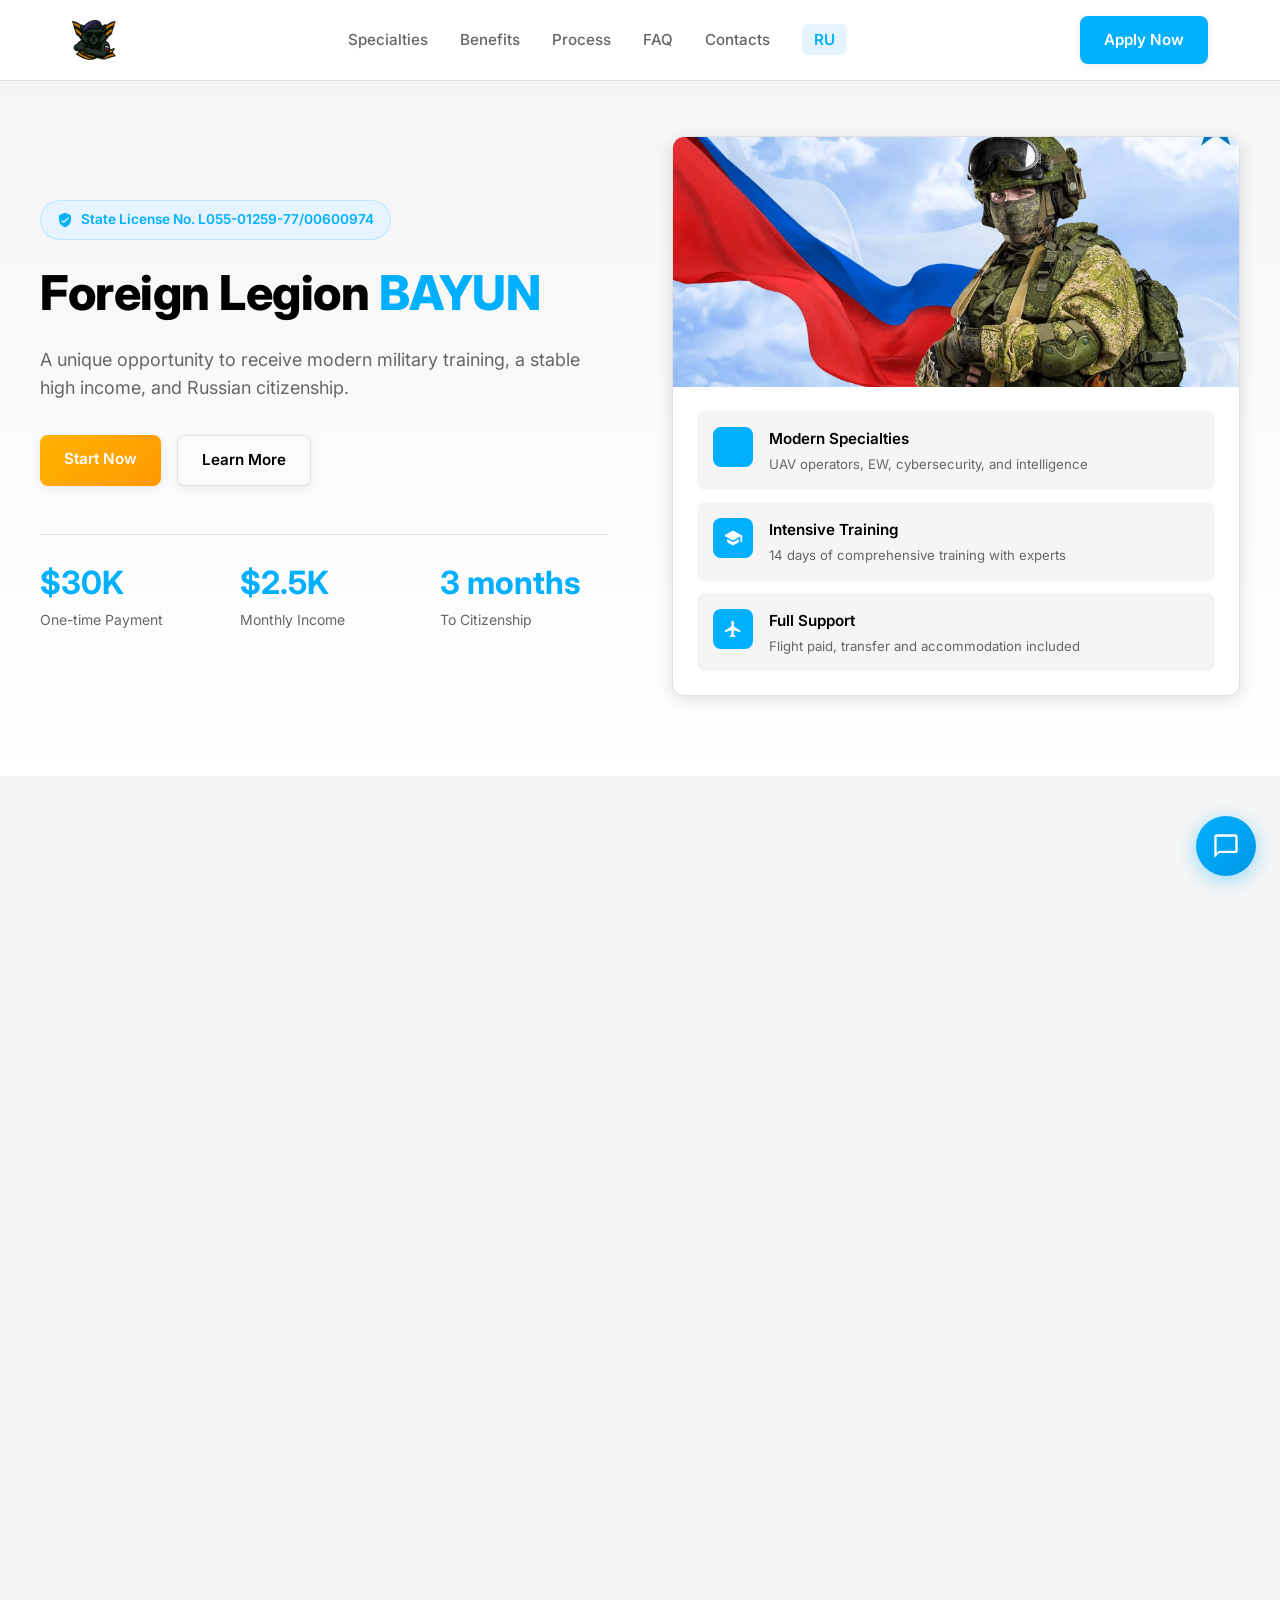
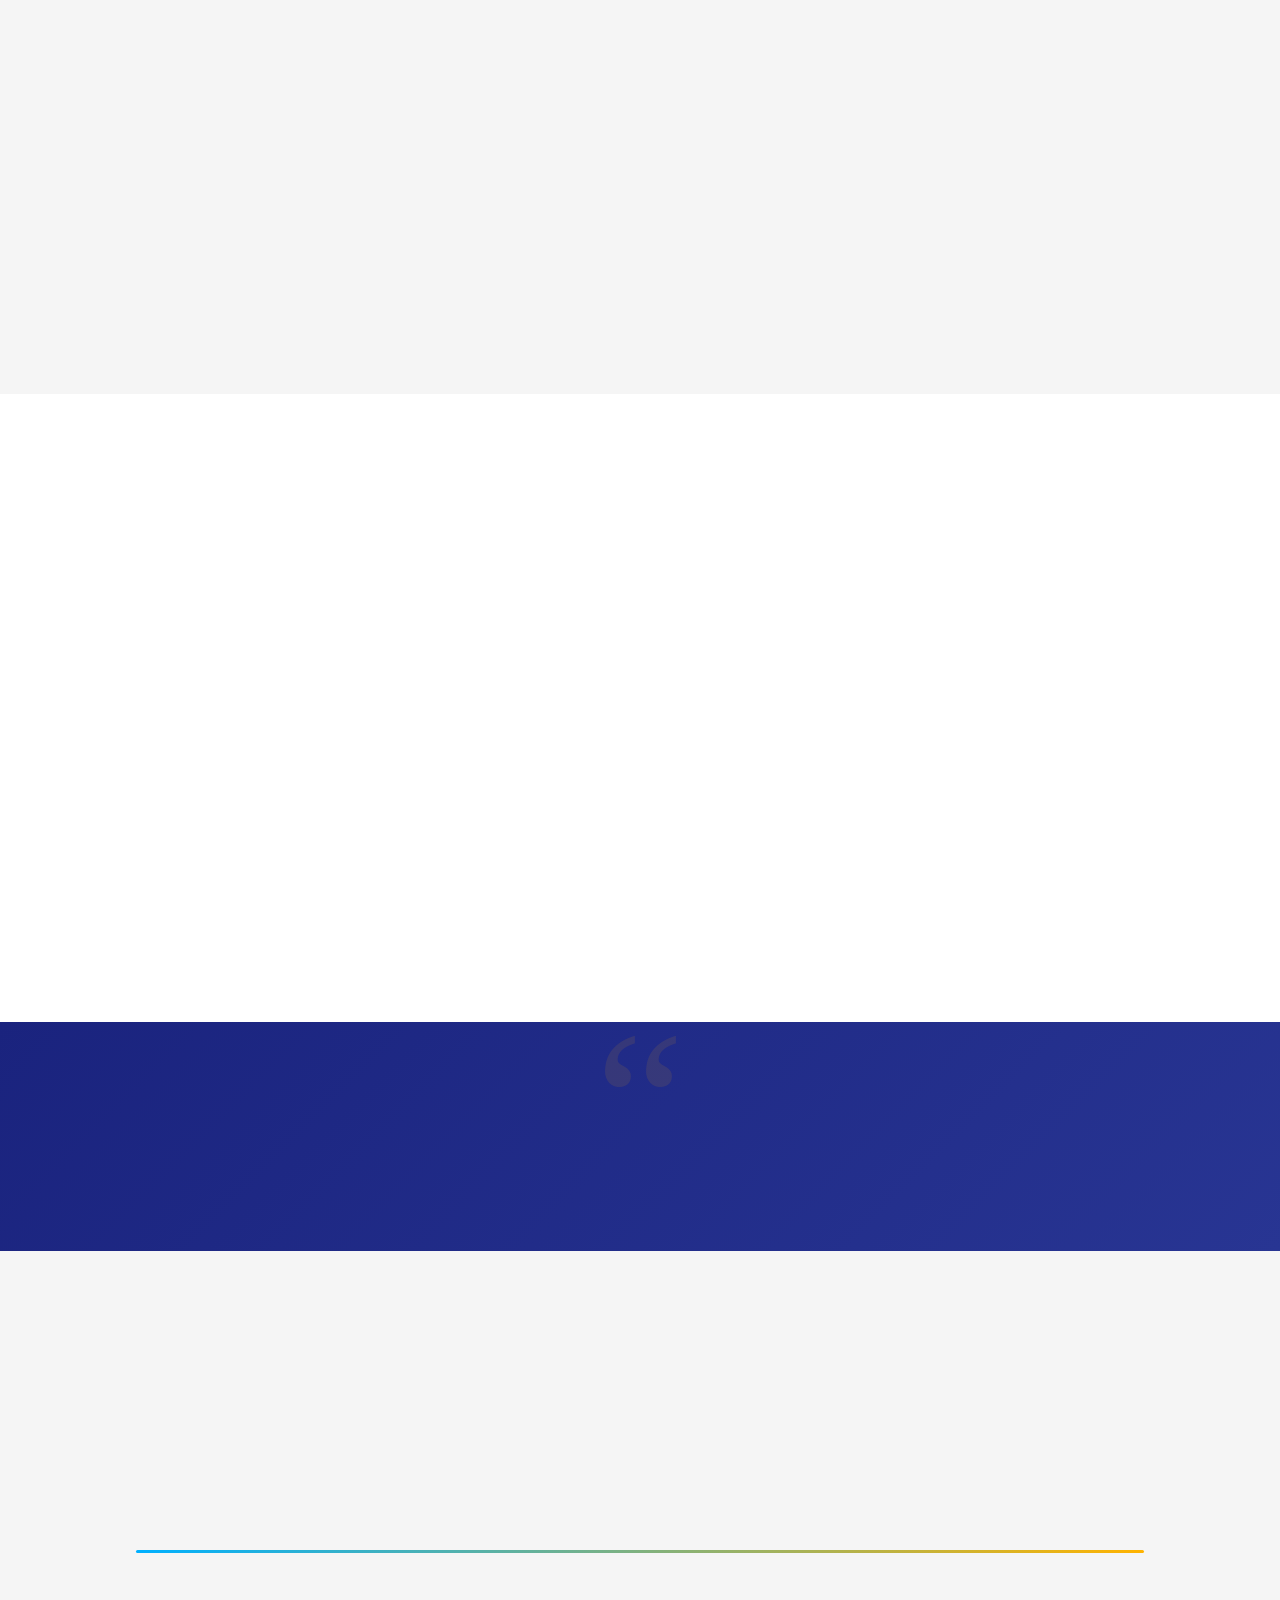
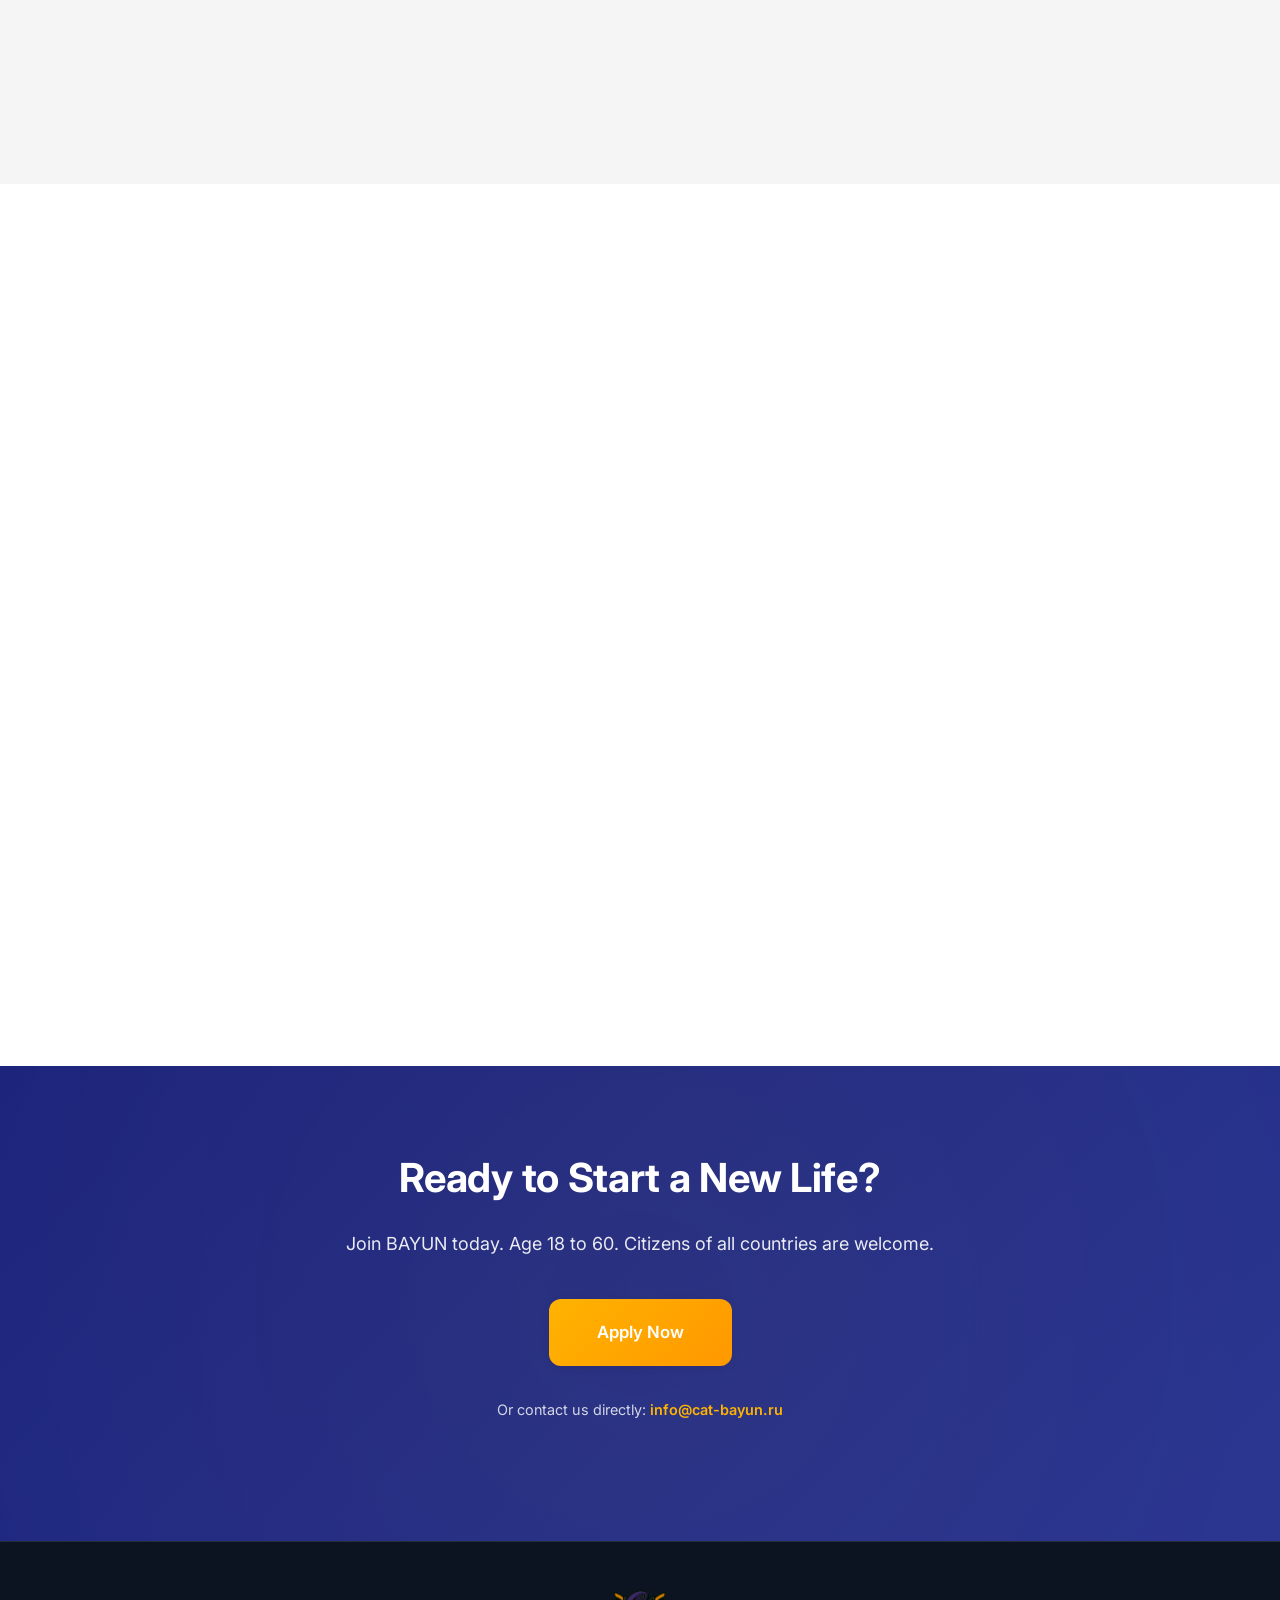
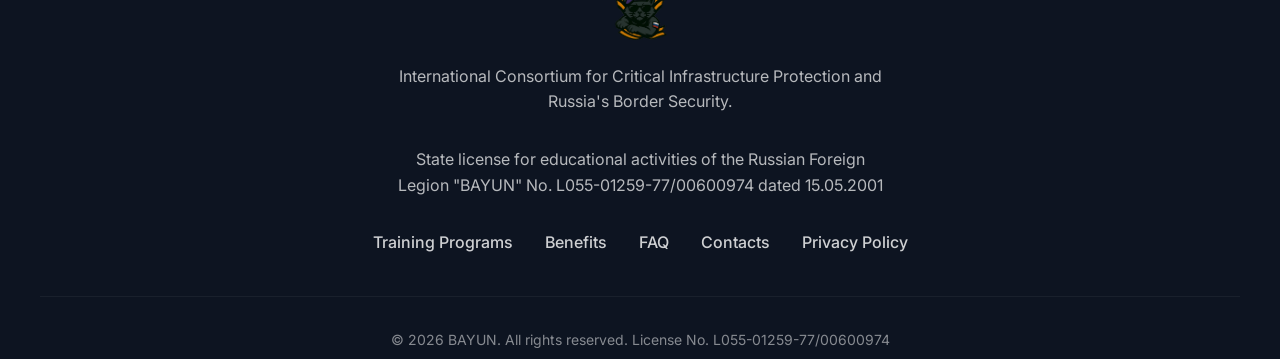
<file: index.html>
<!DOCTYPE html>
<html lang="en">
<head>
    <meta charset="UTF-8">
    <meta http-equiv="refresh" content="0; url=en.html">
    <title>BAYUN | Redirecting...</title>
</head>
<body>
    <p>Redirecting to <a href="en.html">English version</a>...</p>
</body>
</html>
</file>
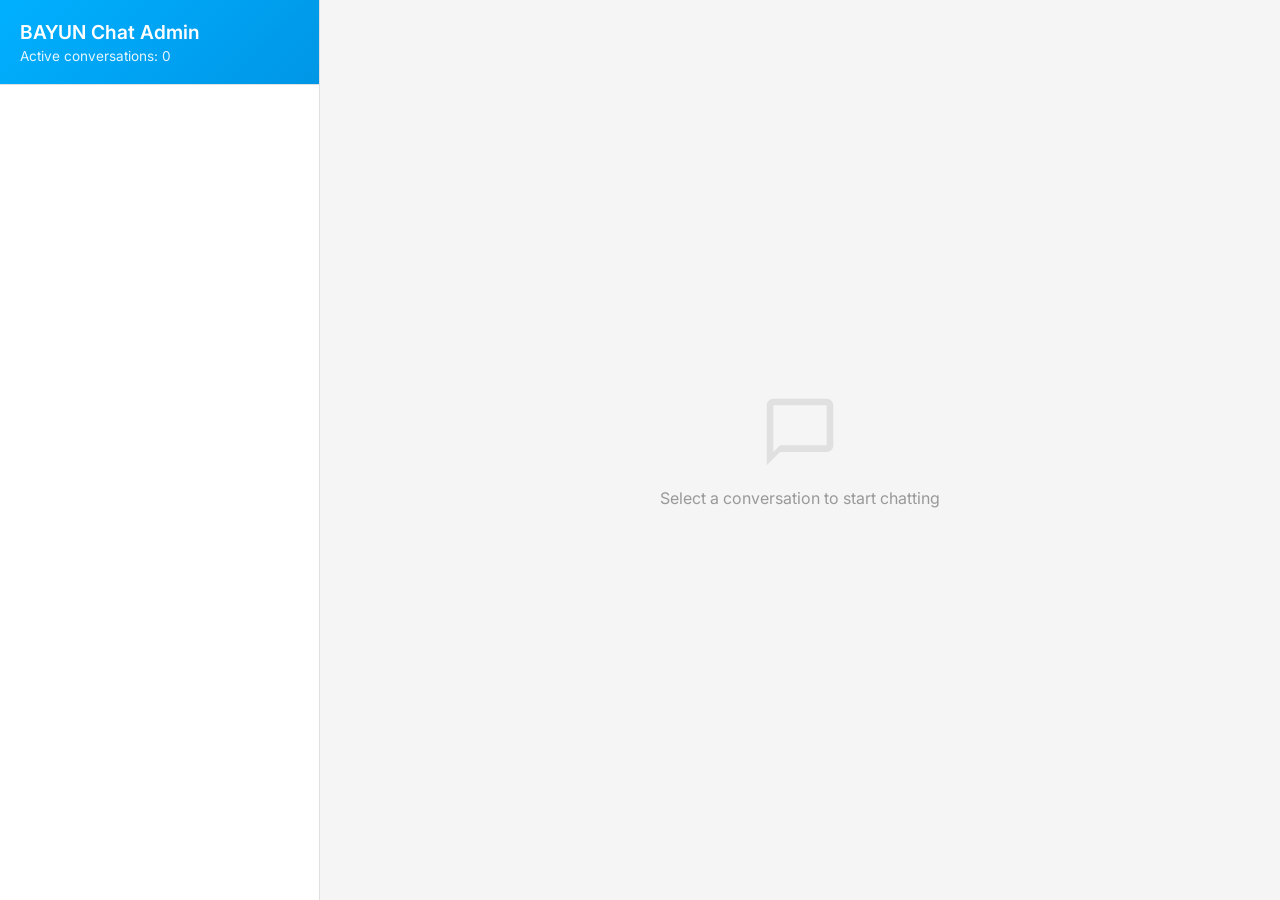
<file: admin.html>
<!DOCTYPE html>
<html lang="ru">
<head>
    <meta charset="UTF-8">
    <meta name="viewport" content="width=device-width, initial-scale=1.0">
    <title>BAYUN | Admin Panel - Chat</title>
    <link href="https://fonts.googleapis.com/css2?family=Inter:wght@300;400;500;600;700&display=swap" rel="stylesheet">
    <style>
        * { margin: 0; padding: 0; box-sizing: border-box; }
        body { font-family: 'Inter', sans-serif; background: #f5f5f5; height: 100vh; display: flex; }
        
        .sidebar {
            width: 320px;
            background: white;
            border-right: 1px solid #e0e0e0;
            display: flex;
            flex-direction: column;
        }
        
        .sidebar-header {
            padding: 20px;
            border-bottom: 1px solid #e0e0e0;
            background: linear-gradient(135deg, #00b0ff 0%, #0096e6 100%);
            color: white;
        }
        
        .sidebar-header h2 { font-size: 1.2rem; font-weight: 600; }
        .sidebar-header p { font-size: 0.85rem; opacity: 0.9; margin-top: 4px; }
        
        .sessions-list {
            flex: 1;
            overflow-y: auto;
        }
        
        .session-item {
            padding: 16px 20px;
            border-bottom: 1px solid #f0f0f0;
            cursor: pointer;
            transition: background 0.2s;
        }
        
        .session-item:hover { background: #f8f9fa; }
        .session-item.active { background: #e3f2fd; border-left: 3px solid #00b0ff; }
        
        .session-name {
            font-weight: 600;
            font-size: 0.95rem;
            margin-bottom: 4px;
        }
        
        .session-preview {
            font-size: 0.85rem;
            color: #666;
            white-space: nowrap;
            overflow: hidden;
            text-overflow: ellipsis;
        }
        
        .session-time {
            font-size: 0.75rem;
            color: #999;
            margin-top: 4px;
        }
        
        .session-status {
            display: inline-block;
            padding: 2px 8px;
            border-radius: 10px;
            font-size: 0.7rem;
            font-weight: 500;
            margin-top: 4px;
        }
        
        .status-active { background: #e8f5e9; color: #2e7d32; }
        .status-pending { background: #fff3e0; color: #ef6c00; }
        .status-closed { background: #f5f5f5; color: #999; }
        
        .chat-area {
            flex: 1;
            display: flex;
            flex-direction: column;
        }
        
        .chat-header {
            padding: 16px 24px;
            background: white;
            border-bottom: 1px solid #e0e0e0;
            display: flex;
            align-items: center;
            justify-content: space-between;
        }
        
        .chat-header-info h3 { font-size: 1rem; font-weight: 600; }
        .chat-header-info p { font-size: 0.85rem; color: #666; }
        
        .chat-messages {
            flex: 1;
            overflow-y: auto;
            padding: 24px;
            background: #f8f9fa;
        }
        
        .message {
            margin-bottom: 16px;
            display: flex;
            flex-direction: column;
        }
        
        .message.client { align-items: flex-start; }
        .message.manager { align-items: flex-end; }
        
        .message-bubble {
            max-width: 70%;
            padding: 12px 16px;
            border-radius: 16px;
            font-size: 0.9rem;
            line-height: 1.4;
        }
        
        .message.client .message-bubble {
            background: white;
            color: #333;
            border-bottom-left-radius: 4px;
            box-shadow: 0 2px 8px rgba(0,0,0,0.08);
        }
        
        .message.manager .message-bubble {
            background: #00b0ff;
            color: white;
            border-bottom-right-radius: 4px;
        }
        
        .message-time {
            font-size: 0.7rem;
            color: #999;
            margin-top: 4px;
        }
        
        .chat-input-area {
            padding: 16px 24px;
            background: white;
            border-top: 1px solid #e0e0e0;
        }
        
        .chat-input-form {
            display: flex;
            gap: 12px;
        }
        
        .chat-input {
            flex: 1;
            padding: 12px 16px;
            border: 1px solid #e0e0e0;
            border-radius: 24px;
            font-size: 0.9rem;
            outline: none;
        }
        
        .chat-input:focus { border-color: #00b0ff; }
        
        .chat-send-btn {
            padding: 12px 24px;
            background: #00b0ff;
            color: white;
            border: none;
            border-radius: 24px;
            font-size: 0.9rem;
            font-weight: 500;
            cursor: pointer;
            transition: background 0.2s;
        }
        
        .chat-send-btn:hover { background: #0096e6; }
        
        .empty-state {
            flex: 1;
            display: flex;
            align-items: center;
            justify-content: center;
            color: #999;
            font-size: 1rem;
        }
        
        .no-chat-selected {
            flex: 1;
            display: flex;
            flex-direction: column;
            align-items: center;
            justify-content: center;
            color: #999;
        }
        
        .no-chat-selected svg {
            width: 80px;
            height: 80px;
            fill: #e0e0e0;
            margin-bottom: 16px;
        }
        
        .refresh-btn {
            padding: 8px 16px;
            background: #f5f5f5;
            border: 1px solid #e0e0e0;
            border-radius: 8px;
            cursor: pointer;
            font-size: 0.85rem;
        }
        
        .refresh-btn:hover { background: #eee; }
    </style>
</head>
<body>
    <div class="sidebar">
        <div class="sidebar-header">
            <h2>BAYUN Chat Admin</h2>
            <p>Active conversations: <span id="activeCount">0</span></p>
        </div>
        <div class="sessions-list" id="sessionsList">
            <!-- Sessions will be loaded here -->
        </div>
    </div>
    
    <div class="chat-area" id="chatArea">
        <div class="no-chat-selected" id="noChatSelected">
            <svg viewBox="0 0 24 24"><path d="M20 2H4c-1.1 0-2 .9-2 2v18l4-4h14c1.1 0 2-.9 2-2V4c0-1.1-.9-2-2-2zm0 14H6l-2 2V4h16v12z"/></svg>
            <p>Select a conversation to start chatting</p>
        </div>
        
        <div id="activeChat" style="display: none; flex-direction: column; height: 100%;">
            <div class="chat-header">
                <div class="chat-header-info">
                    <h3 id="chatClientName">Client Name</h3>
                    <p id="chatSessionId">Session ID</p>
                </div>
                <button class="refresh-btn" onclick="AdminChat.loadMessages()">Refresh</button>
            </div>
            <div class="chat-messages" id="chatMessages">
                <!-- Messages will be loaded here -->
            </div>
            <div class="chat-input-area">
                <div class="chat-input-form">
                    <input type="text" class="chat-input" id="managerInput" placeholder="Type your reply..." />
                    <button class="chat-send-btn" onclick="AdminChat.sendMessage()">Send</button>
                </div>
            </div>
        </div>
    </div>
    
    <script src="admin-chat.js"></script>
</body>
</html>
</file>
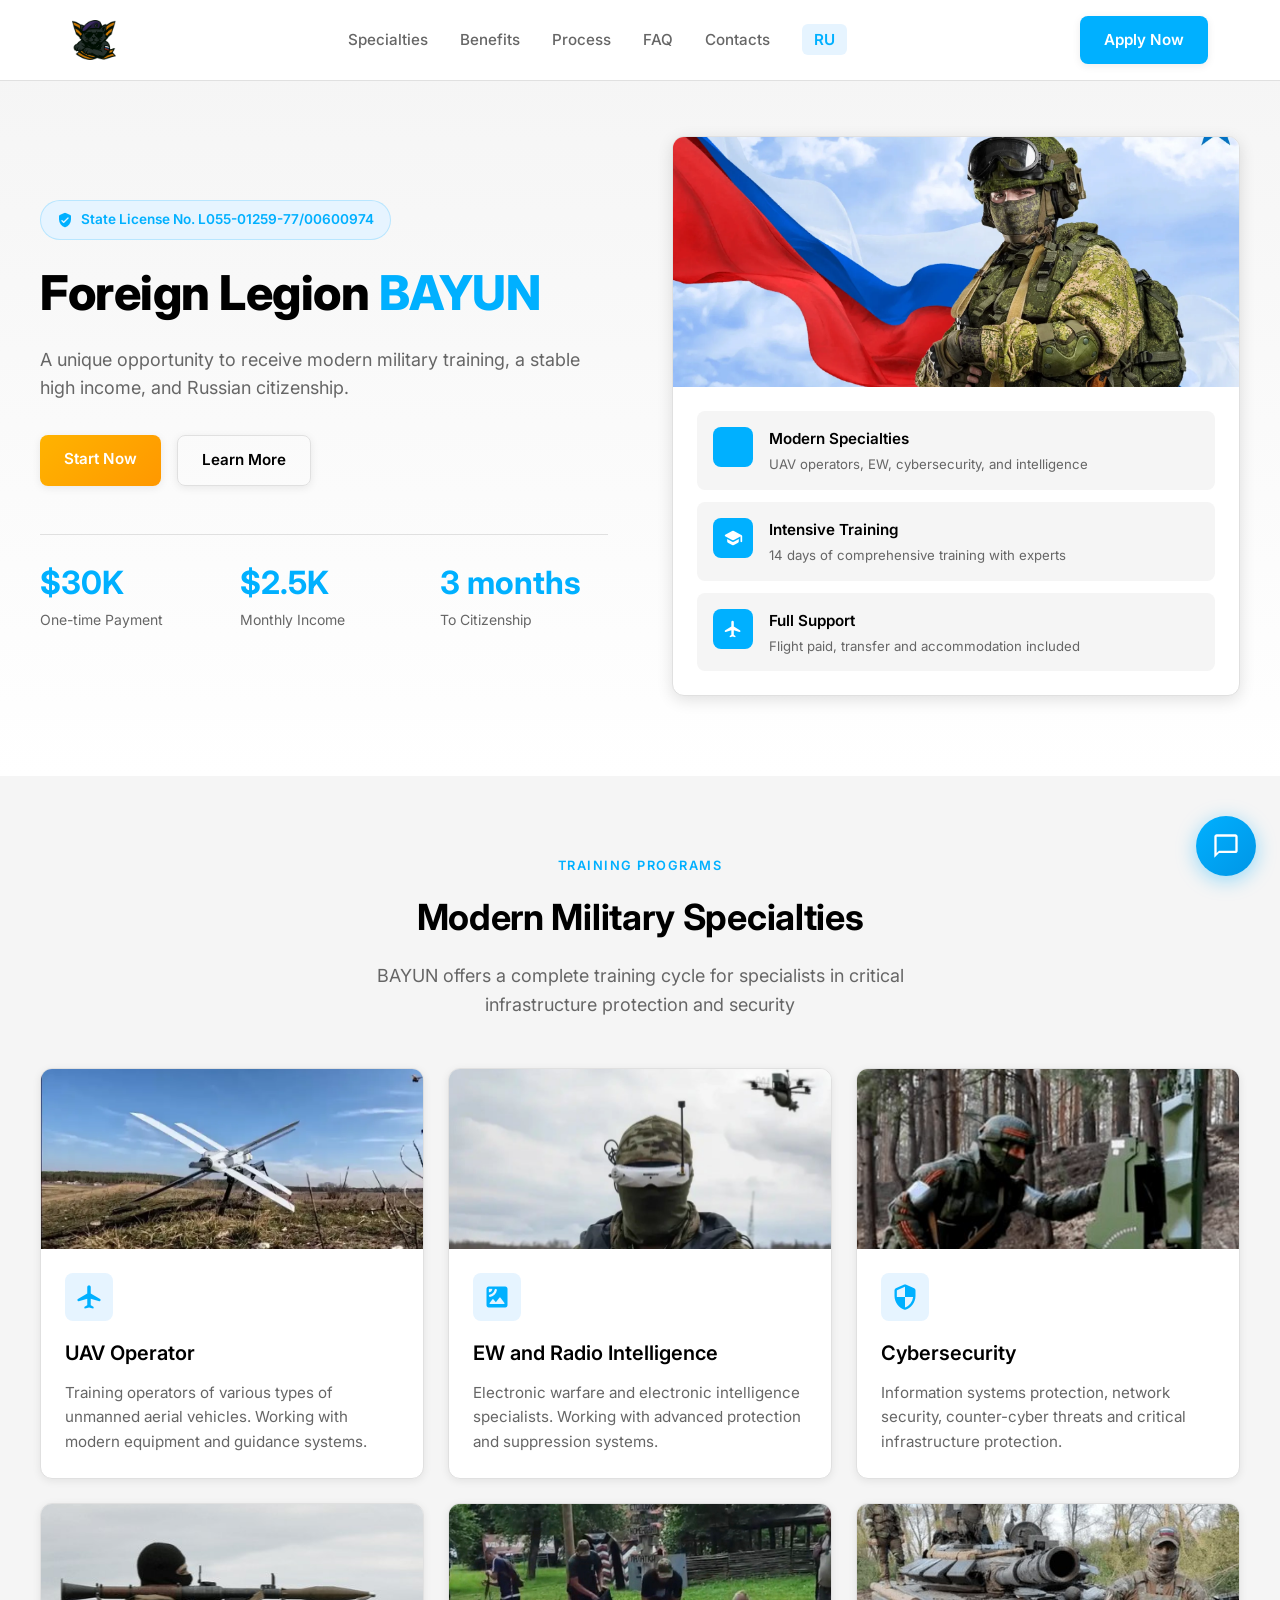
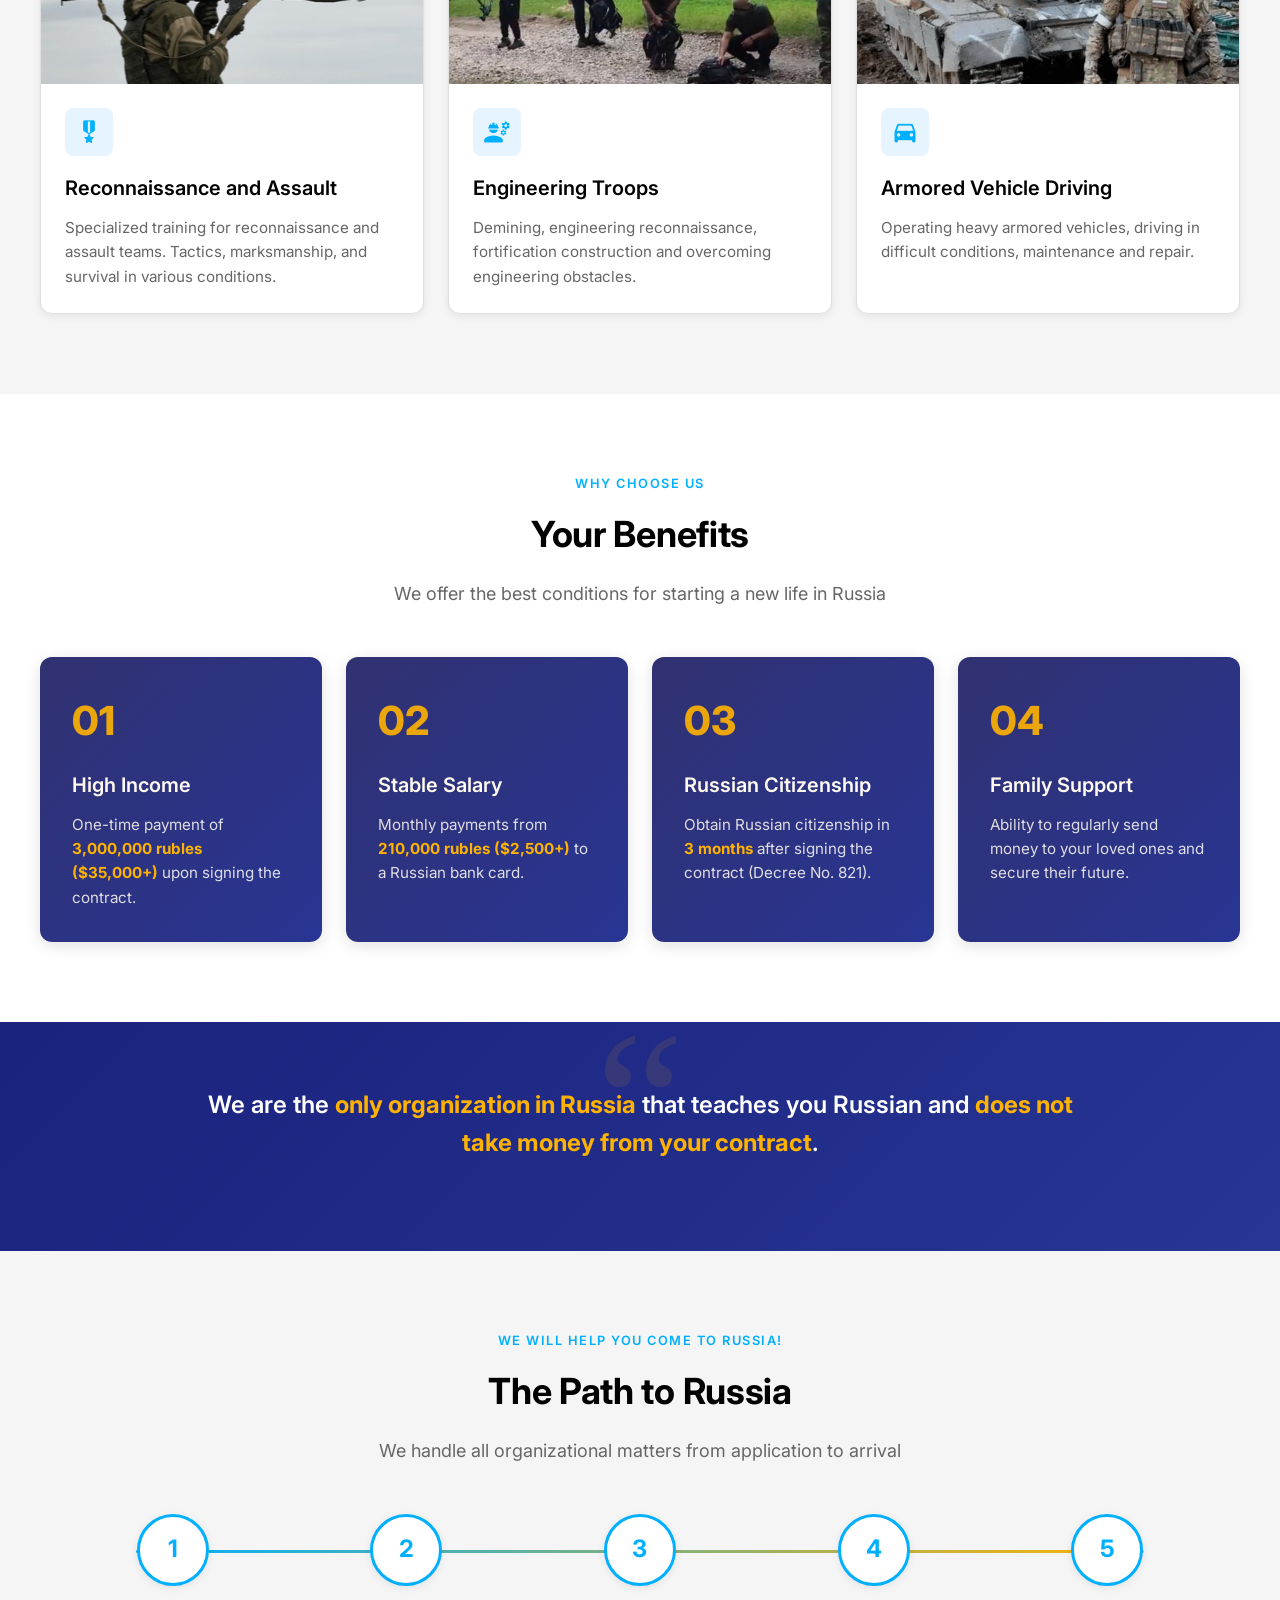
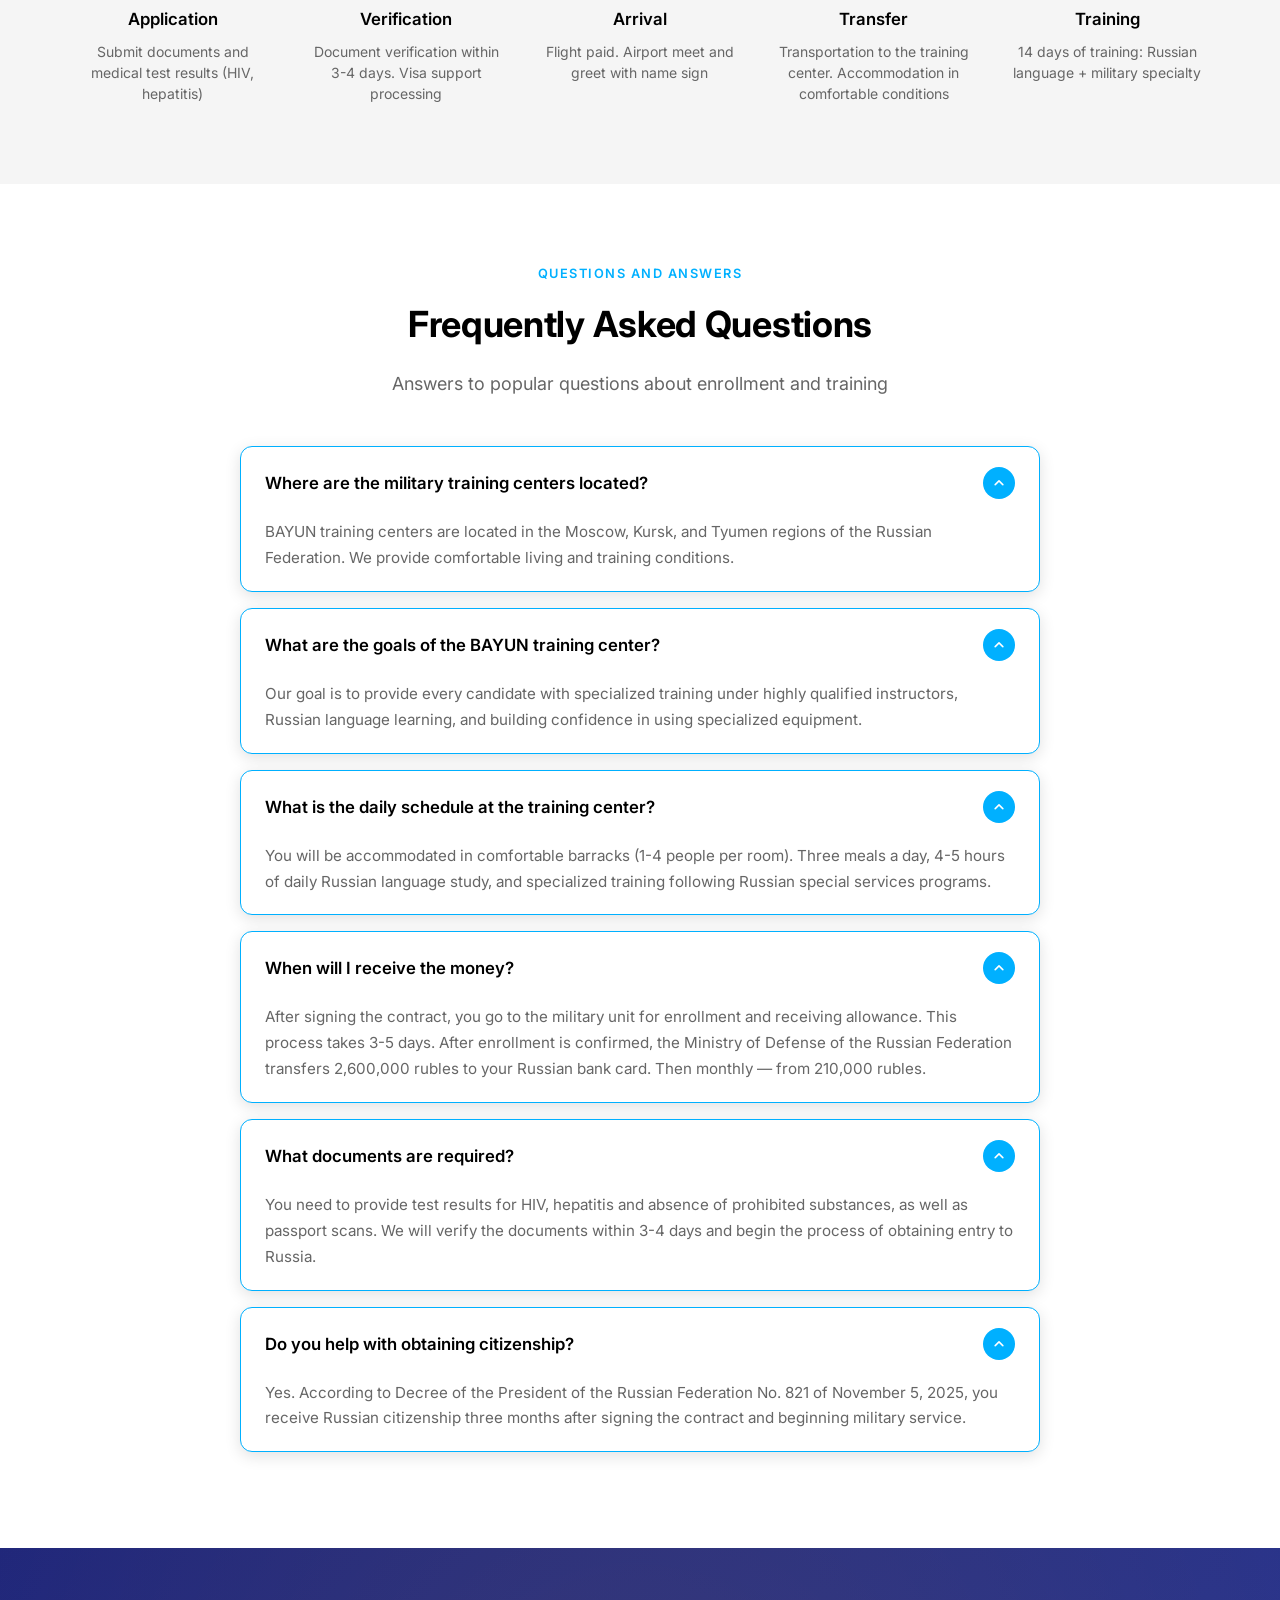
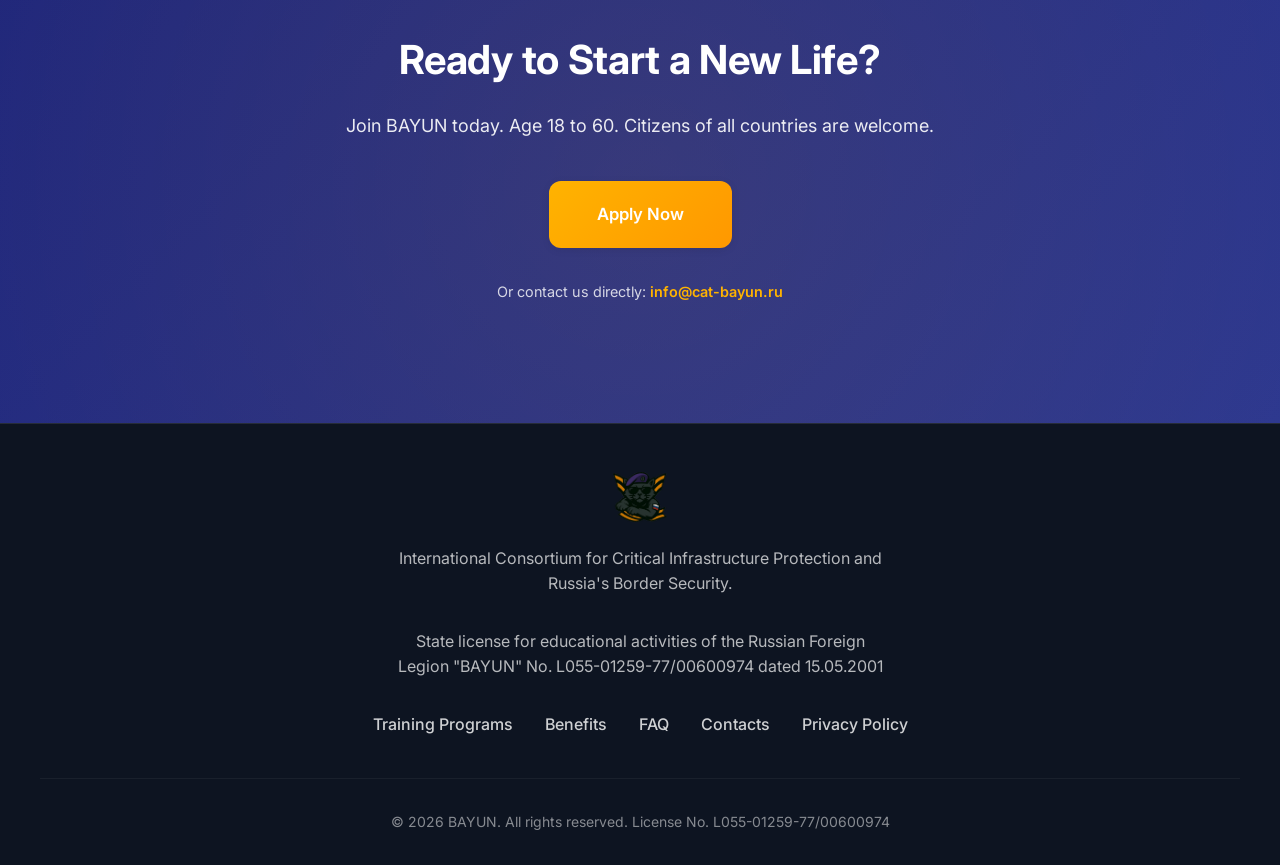
<file: en.html>
<!DOCTYPE html>
<html lang="en">
    <head>
        <meta charset="UTF-8">
        <meta name="viewport" content="width=device-width, initial-scale=1.0">
        <title>BAYUN | Foreign Legion of Russia</title>
        <link href="https://fonts.googleapis.com/css2?family=Inter:wght@300;400;500;600;700;800&display=swap" rel="stylesheet">
        <link href="https://fonts.googleapis.com/icon?family=Material+Icons+Round" rel="stylesheet">
        <style>:root { /* Taiga UI inspired color palette */ --tui-primary: #00b0ff; --tui-primary-hover: #0096e6; --tui-primary-light: #e6f4ff; --tui-background: #ffffff; --tui-background-secondary: #f5f5f5; --tui-background-elevated: #ffffff; --tui-text-primary: #000000; --tui-text-secondary: #666666; --tui-text-tertiary: #999999; --tui-border: #e0e0e0; --tui-border-hover: #b0b0b0; --tui-accent-gold: #ffb300; --tui-accent-gold-hover: #ff9800; --tui-shadow: 0 2px 8px rgba(0, 0, 0, 0.08); --tui-shadow-hover: 0 4px 16px rgba(0, 0, 0, 0.12); --tui-radius: 8px; --tui-radius-lg: 12px; } * { margin: 0; padding: 0; box-sizing: border-box; } html { scroll-behavior: smooth; } body { font-family: 'Inter', -apple-system, BlinkMacSystemFont, 'Segoe UI', sans-serif; color: var(--tui-text-primary); line-height: 1.6; background-color: var(--tui-background); -webkit-font-smoothing: antialiased; } /* Navigation - Taiga UI style */nav { position: fixed; top: 0; width: 100%; background: var(--tui-background); border-bottom: 1px solid var(--tui-border); z-index: 1000; transition: all 0.3s ease; } .nav-container { max-width: 1200px; margin: 0 auto; padding: 1rem 2rem; display: flex; justify-content: space-between; align-items: center; } .logo { font-size: 1.5rem; font-weight: 700; color: var(--tui-text-primary); display: flex; align-items: center; gap: 0.75rem; letter-spacing: -0.3px; } .logo-icon { width: 40px; height: 40px; background: linear-gradient(135deg, var(--tui-accent-gold) 0%, #ff9800 100%); border-radius: var(--tui-radius); display: flex; align-items: center; justify-content: center; } .logo-icon .material-icons-round { font-size: 24px; color: white; } .logo img { height: 40px; width: auto; object-fit: contain; } .nav-links { display: flex; gap: 2rem; list-style: none; } .nav-links a { text-decoration: none; color: var(--tui-text-secondary); font-weight: 500; font-size: 0.95rem; transition: color 0.2s; position: relative; } .nav-links a:hover { color: var(--tui-primary); } .nav-links a::after { content: ''; position: absolute; bottom: -4px; left: 0; width: 0; height: 2px; background: var(--tui-primary); transition: width 0.2s; } .nav-links a:hover::after { width: 100%; } .btn { background: var(--tui-primary); color: white; padding: 0.75rem 1.5rem; border-radius: var(--tui-radius); text-decoration: none; font-weight: 600; font-size: 0.95rem; transition: all 0.2s; border: none; cursor: pointer; display: inline-block; box-shadow: var(--tui-shadow); } .btn:hover { background: var(--tui-primary-hover); transform: translateY(-1px); box-shadow: var(--tui-shadow-hover); } .btn-secondary { background: transparent; border: 1px solid var(--tui-border); color: var(--tui-text-primary); } .btn-secondary:hover { border-color: var(--tui-border-hover); background: var(--tui-background-secondary); } .btn-accent { background: linear-gradient(135deg, var(--tui-accent-gold) 0%, #ff9800 100%); color: white; } .btn-accent:hover { background: linear-gradient(135deg, var(--tui-accent-gold-hover) 0%, #f57c00 100%); } /* Hero Section */.hero { margin-top: 72px; background: linear-gradient(180deg, var(--tui-background-secondary) 0%, var(--tui-background) 100%); padding: 4rem 2rem 5rem; position: relative; } .hero-container { max-width: 1200px; margin: 0 auto; display: grid; grid-template-columns: 1fr 1fr; gap: 4rem; align-items: center; } .hero-badge { display: inline-flex; align-items: center; gap: 0.5rem; background: var(--tui-primary-light); color: var(--tui-primary); padding: 0.5rem 1rem; border-radius: 20px; font-size: 0.85rem; font-weight: 600; margin-bottom: 1.5rem; border: 1px solid rgba(0, 176, 255, 0.2); } .hero h1 { font-size: 3rem; font-weight: 800; line-height: 1.2; margin-bottom: 1.5rem; letter-spacing: -0.5px; color: var(--tui-text-primary); } .hero h1 span { color: var(--tui-primary); } .hero-subtitle { font-size: 1.125rem; color: var(--tui-text-secondary); margin-bottom: 2rem; line-height: 1.6; } .hero-buttons { display: flex; gap: 1rem; margin-bottom: 3rem; } .hero-stats { display: grid; grid-template-columns: repeat(3, 1fr); gap: 2rem; padding-top: 2rem; border-top: 1px solid var(--tui-border); } .stat-value { font-size: 2rem; font-weight: 700; color: var(--tui-primary); display: block; line-height: 1; margin-bottom: 0.5rem; } .stat-label { font-size: 0.875rem; color: var(--tui-text-secondary); } .hero-image { position: relative; } .hero-card { background: var(--tui-background-elevated); border-radius: var(--tui-radius-lg); box-shadow: var(--tui-shadow-hover); overflow: hidden; border: 1px solid var(--tui-border); } .hero-image-main { width: 100%; height: 250px; object-fit: cover; display: block; } .hero-card-content { padding: 1.5rem; } .hero-card-item { display: flex; align-items: flex-start; gap: 1rem; padding: 1rem; background: var(--tui-background-secondary); border-radius: var(--tui-radius); margin-bottom: 0.75rem; transition: all 0.2s; } .hero-card-item:hover { background: var(--tui-primary-light); transform: translateX(4px); } .hero-card-item:last-child { margin-bottom: 0; } .card-icon { width: 40px; height: 40px; background: var(--tui-primary); border-radius: var(--tui-radius); display: flex; align-items: center; justify-content: center; flex-shrink: 0; } .card-icon .material-icons-round { font-size: 20px; color: white; } .card-text h4 { color: var(--tui-text-primary); font-size: 0.95rem; font-weight: 600; margin-bottom: 0.25rem; } .card-text p { color: var(--tui-text-secondary); font-size: 0.825rem; line-height: 1.4; } /* Section Styles */.section { padding: 5rem 2rem; } .section-gray { background: var(--tui-background-secondary); } .container { max-width: 1200px; margin: 0 auto; } .section-header { text-align: center; margin-bottom: 3rem; } .section-tag { color: var(--tui-primary); font-weight: 600; text-transform: uppercase; letter-spacing: 1.5px; font-size: 0.8rem; margin-bottom: 0.75rem; display: block; } .section-title { font-size: 2.25rem; font-weight: 700; color: var(--tui-text-primary); margin-bottom: 1rem; letter-spacing: -0.3px; } .section-subtitle { color: var(--tui-text-secondary); font-size: 1.125rem; max-width: 600px; margin: 0 auto; line-height: 1.6; } /* Features Grid - Taiga UI Cards */.features-grid { display: grid; grid-template-columns: repeat(auto-fit, minmax(340px, 1fr)); gap: 1.5rem; } .feature-card { background: var(--tui-background-elevated); border-radius: var(--tui-radius-lg); box-shadow: var(--tui-shadow); overflow: hidden; border: 1px solid var(--tui-border); transition: all 0.3s; } .feature-card:hover { transform: translateY(-4px); box-shadow: var(--tui-shadow-hover); border-color: var(--tui-primary); } .feature-image { width: 100%; height: 180px; object-fit: cover; display: block; } .feature-content { padding: 1.5rem; } .feature-icon-wrapper { width: 48px; height: 48px; background: var(--tui-primary-light); border-radius: var(--tui-radius); display: flex; align-items: center; justify-content: center; margin-bottom: 1rem; } .feature-icon-wrapper .material-icons-round { font-size: 28px; color: var(--tui-primary); } .feature-card h3 { font-size: 1.25rem; font-weight: 600; color: var(--tui-text-primary); margin-bottom: 0.75rem; } .feature-card p { color: var(--tui-text-secondary); line-height: 1.6; font-size: 0.95rem; } /* Benefits - Taiga UI style */.benefits-grid { display: grid; grid-template-columns: repeat(auto-fit, minmax(280px, 1fr)); gap: 1.5rem; } .benefit-card { position: relative; padding: 2rem; background: linear-gradient(135deg, #1a237e 0%, #283593 100%); color: white; border-radius: var(--tui-radius-lg); overflow: hidden; transition: transform 0.3s; box-shadow: var(--tui-shadow-hover); } .benefit-card::before { content: ''; position: absolute; top: 0; left: 0; right: 0; bottom: 0; background: linear-gradient(135deg, rgba(255,179,0,0.1) 0%, transparent 100%); pointer-events: none; } .benefit-card:hover { transform: translateY(-4px); } .benefit-number { font-size: 2.5rem; font-weight: 800; color: var(--tui-accent-gold); margin-bottom: 1rem; opacity: 0.9; } .benefit-card h3 { font-size: 1.25rem; margin-bottom: 0.75rem; font-weight: 600; } .benefit-card p { color: rgba(255, 255, 255, 0.85); line-height: 1.6; font-size: 0.95rem; } .highlight { color: var(--tui-accent-gold); font-weight: 700; } /* Process Timeline */.timeline { display: flex; justify-content: space-between; margin-top: 3rem; position: relative; padding: 0 1rem; } .timeline::before { content: ''; position: absolute; top: 36px; left: 8%; right: 8%; height: 3px; background: linear-gradient(to right, var(--tui-primary), var(--tui-accent-gold)); z-index: 0; border-radius: 2px; } .timeline-item { flex: 1; text-align: center; position: relative; z-index: 1; padding: 0 1rem; } .timeline-number { width: 72px; height: 72px; background: white; border: 3px solid var(--tui-primary); border-radius: 50%; display: flex; align-items: center; justify-content: center; margin: 0 auto 1.25rem; font-size: 1.5rem; font-weight: 700; color: var(--tui-primary); transition: all 0.3s; box-shadow: var(--tui-shadow); } .timeline-item:hover .timeline-number { background: var(--tui-primary); color: white; transform: scale(1.1); box-shadow: var(--tui-shadow-hover); } .timeline-item h3 { font-size: 1.05rem; margin-bottom: 0.5rem; color: var(--tui-text-primary); font-weight: 600; } .timeline-item p { font-size: 0.875rem; color: var(--tui-text-secondary); line-height: 1.5; } /* CTA Section */.cta-section { padding: 5rem 2rem; background: linear-gradient(135deg, #1a237e 0%, #283593 100%); color: white; text-align: center; position: relative; overflow: hidden; } .cta-section::before { content: ''; position: absolute; top: -50%; left: -50%; width: 200%; height: 200%; background: radial-gradient(circle, rgba(255,179,0,0.1) 0%, transparent 70%); animation: pulse 8s ease-in-out infinite; } @keyframes pulse { 0%, 100% {  transform: scale(1);  opacity: 0.5; }  50% {  transform: scale(1.1);  opacity: 0.8; } } .cta-content { position: relative; z-index: 1; max-width: 700px; margin: 0 auto; } .cta-section h2 { font-size: 2.5rem; margin-bottom: 1.25rem; font-weight: 700; letter-spacing: -0.3px; } .cta-section p { font-size: 1.125rem; margin-bottom: 2.5rem; color: rgba(255, 255, 255, 0.9); line-height: 1.6; } .btn-large { padding: 1.25rem 3rem; font-size: 1.05rem; border-radius: 12px; } /* Footer */footer { background: #0d1421; color: white; padding: 3rem 2rem 2rem; border-top: 1px solid rgba(255, 255, 255, 0.1); } .footer-content { max-width: 1200px; margin: 0 auto; text-align: center; } .footer-logo { font-size: 1.75rem; font-weight: 700; margin-bottom: 1rem; color: var(--tui-accent-gold); } .footer-text { color: rgba(255, 255, 255, 0.7); margin-bottom: 2rem; max-width: 500px; margin-left: auto; margin-right: auto; line-height: 1.6; } .footer-links { display: flex; justify-content: center; gap: 2rem; margin-bottom: 2.5rem; flex-wrap: wrap; } .footer-links a { color: rgba(255, 255, 255, 0.8); text-decoration: none; transition: color 0.2s; font-weight: 500; } .footer-links a:hover { color: var(--tui-accent-gold); } .footer-bottom { border-top: 1px solid rgba(255, 255, 255, 0.05); padding-top: 2rem; color: rgba(255, 255, 255, 0.5); font-size: 0.875rem; } /* Banner Quote */.banner-quote { background: linear-gradient(135deg, #1a237e 0%, #283593 100%); color: white; padding: 4rem 2rem; text-align: center; position: relative; overflow: hidden; } .banner-quote::before { content: '\201C'; position: absolute; top: -20px; left: 50%; transform: translateX(-50%); font-size: 200px; color: rgba(255, 179, 0, 0.1); font-family: Georgia, serif; line-height: 1; pointer-events: none; } .banner-quote-content { max-width: 900px; margin: 0 auto; position: relative; z-index: 1; } .banner-quote p { font-size: 1.5rem; font-weight: 600; line-height: 1.6; margin-bottom: 1.5rem; } .banner-quote .highlight { color: var(--tui-accent-gold); font-weight: 700; } .banner-quote-badge { display: inline-flex; align-items: center; gap: 0.5rem; background: rgba(255, 179, 0, 0.15); border: 1px solid rgba(255, 179, 0, 0.3); color: var(--tui-accent-gold); padding: 0.5rem 1.25rem; border-radius: 20px; font-size: 0.85rem; font-weight: 600; } /* FAQ Section */.faq-grid { max-width: 800px; margin: 0 auto; } .faq-item { background: var(--tui-background-elevated); border: 1px solid var(--tui-border); border-radius: var(--tui-radius-lg); margin-bottom: 1rem; overflow: hidden; transition: all 0.3s; } .faq-item:hover { border-color: var(--tui-primary); } .faq-item.active { border-color: var(--tui-primary); box-shadow: var(--tui-shadow-hover); } .faq-question { width: 100%; padding: 1.25rem 1.5rem; background: none; border: none; text-align: left; cursor: pointer; display: flex; justify-content: space-between; align-items: center; gap: 1rem; font-family: inherit; } .faq-question h3 { font-size: 1.05rem; font-weight: 600; color: var(--tui-text-primary); margin: 0; } .faq-icon { width: 32px; height: 32px; background: var(--tui-primary-light); border-radius: 50%; display: flex; align-items: center; justify-content: center; flex-shrink: 0; transition: all 0.3s; } .faq-item.active .faq-icon { background: var(--tui-primary); transform: rotate(180deg); } .faq-icon .material-icons-round { font-size: 20px; color: var(--tui-primary); } .faq-item.active .faq-icon .material-icons-round { color: white; } .faq-answer { max-height: 0; overflow: hidden; transition: max-height 0.3s ease, padding 0.3s ease; } .faq-item.active .faq-answer { max-height: 300px; } .faq-answer-content { padding: 0 1.5rem 1.25rem; color: var(--tui-text-secondary); line-height: 1.7; font-size: 0.95rem; } /* Scroll animations */.scroll-reveal { opacity: 0; transform: translateY(24px); transition: all 0.6s cubic-bezier(0.16, 1, 0.3, 1); } .scroll-reveal.active { opacity: 1; transform: translateY(0); } /* Responsive */@media (max-width: 968px) { .hero-container {  grid-template-columns: 1fr;  text-align: center; }  .hero h1 {  font-size: 2.25rem; }  .hero-subtitle {  margin-left: auto;  margin-right: auto; }  .hero-buttons {  justify-content: center; }  .hero-stats {  grid-template-columns: 1fr;  gap: 1.5rem; }  .nav-links {  display: none; }  .timeline {  flex-direction: column;  gap: 2.5rem; }  .timeline::before {  display: none; }  .features-grid {  grid-template-columns: 1fr; }  .section-title {  font-size: 1.875rem; } } @media (max-width: 640px) { .hero h1 {  font-size: 2rem; }  .hero-buttons {  flex-direction: column; }  .btn {  width: 100%;  text-align: center; }  .cta-section h2 {  font-size: 1.875rem; } }</style>
        <!-- tailwind.css removed for deployment -->
        <link rel="stylesheet" href="chat.css">
        <style>
            .lang-switcher {
                padding: 6px 12px !important;
                background: var(--tui-primary-light) !important;
                color: var(--tui-primary) !important;
                border-radius: 6px !important;
                font-weight: 600 !important;
            }
            .lang-switcher:hover {
                background: var(--tui-primary) !important;
                color: white !important;
            }
            .chat-button {
                position: relative;
            }
            .notification-badge {
                position: absolute;
                top: -5px;
                right: -5px;
                width: 20px;
                height: 20px;
                background: #ff5252;
                color: white;
                border-radius: 50%;
                font-size: 11px;
                font-weight: 600;
                display: none;
                align-items: center;
                justify-content: center;
            }
        </style>
    </head>
    <body>
        <!-- Navigation -->
        <nav id="navbar">
            <div class="nav-container">
                <div class="logo">
                    <img src="images/Logo-bayun.png" alt="BAYUN Logo" style="height: 40px; width: auto;">
                </div>
                <ul class="nav-links">
                    <li>
                        <a href="#features">Specialties</a>
                    </li>
                    <li>
                        <a href="#benefits">Benefits</a>
                    </li>
                    <li>
                        <a href="#process">Process</a>
                    </li>
                    <li>
                        <a href="#faq">FAQ</a>
                    </li>
                    <li>
                        <a href="#contact">Contacts</a>
                    </li>
                    <li>
                        <a href="ru.html" class="lang-switcher">RU</a>
                    </li>
                </ul>
                <a href="#contact" class="btn">Apply Now</a>
            </div>
        </nav>
        <!-- Hero Section -->
        <section class="hero">
            <div class="hero-container">
                <div class="hero-content">
                    <div class="hero-badge">
                        <span class="material-icons-round" style="font-size: 16px; vertical-align: middle;">verified_user</span>
                        State License No. L055-01259-77/00600974
                    </div>
                    <h1>Foreign Legion <span>BAYUN</span></h1>
                    <p class="hero-subtitle">
                    A unique opportunity to receive modern military training, 
                    a stable high income, and Russian citizenship. </p>
                    <div class="hero-buttons">
                        <a href="#contact" class="btn btn-accent">Start Now</a>
                        <a href="#features" class="btn btn-secondary">Learn More</a>
                    </div>
                    <div class="hero-stats">
                        <div class="stat">
                            <span class="stat-value">$30K</span>
                            <span class="stat-label">One-time Payment</span>
                        </div>
                        <div class="stat">
                            <span class="stat-value">$2.5K</span>
                            <span class="stat-label">Monthly Income</span>
                        </div>
                        <div class="stat">
                            <span class="stat-value">3 months</span>
                            <span class="stat-label">To Citizenship</span>
                        </div>
                    </div>
                </div>
                <div class="hero-image">
                    <div class="hero-card">
                        <img src="images/badge.webp" alt="Training at BAYUN" class="hero-image-main">
                        <div class="hero-card-content">
                            <div class="hero-card-item">
                                <div class="card-icon">
                                    <span class="material-icons-round">target</span>
                                </div>
                                <div class="card-text">
                                    <h4>Modern Specialties</h4>
                                    <p>UAV operators, EW, cybersecurity, and intelligence</p>
                                </div>
                            </div>
                            <div class="hero-card-item">
                                <div class="card-icon">
                                    <span class="material-icons-round">school</span>
                                </div>
                                <div class="card-text">
                                    <h4>Intensive Training</h4>
                                    <p>14 days of comprehensive training with experts</p>
                                </div>
                            </div>
                            <div class="hero-card-item">
                                <div class="card-icon">
                                    <span class="material-icons-round">flight</span>
                                </div>
                                <div class="card-text">
                                    <h4>Full Support</h4>
                                    <p>Flight paid, transfer and accommodation included</p>
                                </div>
                            </div>
                        </div>
                    </div>
                </div>
            </div>
        </section>
        <!-- Features Section -->
        <section class="section section-gray" id="features">
            <div class="container">
                <div class="section-header scroll-reveal">
                    <span class="section-tag">Training Programs</span>
                    <h2 class="section-title">Modern Military Specialties</h2>
                    <p class="section-subtitle">
                    BAYUN offers a complete training cycle for specialists in critical infrastructure protection and security </p>
                </div>
                <div class="features-grid">
                    <div class="feature-card scroll-reveal">
                        <img alt="UAV Operator" class="-inset-200 -inset-95 -inset-96 -inset-97 -inset-98 -inset-99 -inset-full -inset-px feature-image grid grid-cols-[0fr_1fr_1fr] grid-rows-[100px] inset-auto inset-full inset-px" width="0" src="images/tiporig.webp" height="0">
                        <div class="feature-content">
                            <div class="feature-icon-wrapper">
                                <span class="material-icons-round">airplanemode_active</span>
                            </div>
                            <h3>UAV Operator</h3>
                            <p>Training operators of various types of unmanned aerial vehicles. Working with modern equipment and guidance systems.</p>
                        </div>
                    </div>
                    <div class="feature-card scroll-reveal">
                        <img src="images/drone_operator.w768-h424-c384_353.jpg" alt="EW and Radio Intelligence" class="feature-image">
                        <div class="feature-content">
                            <div class="feature-icon-wrapper">
                                <span class="material-icons-round">satellite</span>
                            </div>
                            <h3>EW and Radio Intelligence</h3>
                            <p>Electronic warfare and electronic intelligence specialists. Working with advanced protection and suppression systems.</p>
                        </div>
                    </div>
                    <div class="feature-card scroll-reveal">
                        <img src="images/soldier_5.w400-h400-c241_279.jpg" alt="Cybersecurity" class="feature-image">
                        <div class="feature-content">
                            <div class="feature-icon-wrapper">
                                <span class="material-icons-round">security</span>
                            </div>
                            <h3>Cybersecurity</h3>
                            <p>Information systems protection, network security, counter-cyber threats and critical infrastructure protection.</p>
                        </div>
                    </div>
                    <div class="feature-card scroll-reveal">
                        <img src="images/soldier_4.w477-h266-c239_177.jpg" alt="Reconnaissance and Assault" class="feature-image">
                        <div class="feature-content">
                            <div class="feature-icon-wrapper">
                                <span class="material-icons-round">military_tech</span>
                            </div>
                            <h3>Reconnaissance and Assault</h3>
                            <p>Specialized training for reconnaissance and assault teams. Tactics, marksmanship, and survival in various conditions.</p>
                        </div>
                    </div>
                    <div class="feature-card scroll-reveal">
                        <img src="images/Баюн-рюкзак.jpg" alt="Engineering Troops" class="feature-image">
                        <div class="feature-content">
                            <div class="feature-icon-wrapper">
                                <span class="material-icons-round">engineering</span>
                            </div>
                            <h3>Engineering Troops</h3>
                            <p>Demining, engineering reconnaissance, fortification construction and overcoming engineering obstacles.</p>
                        </div>
                    </div>
                    <div class="feature-card scroll-reveal">
                        <img src="images/soldier_6.w540-h462-c271_344.jpg" alt="Armored vehicles" class="feature-image">
                        <div class="feature-content">
                            <div class="feature-icon-wrapper">
                                <span class="material-icons-round">directions_car</span>
                            </div>
                            <h3>Armored Vehicle Driving</h3>
                            <p>Operating heavy armored vehicles, driving in difficult conditions, maintenance and repair.</p>
                        </div>
                    </div>
                </div>
            </div>
        </section>
        <!-- Benefits Section -->
        <section class="section" id="benefits">
            <div class="container">
                <div class="section-header scroll-reveal">
                    <span class="section-tag">Why Choose Us</span>
                    <h2 class="section-title">Your Benefits</h2>
                    <p class="section-subtitle">
                    We offer the best conditions for starting a new life in Russia </p>
                </div>
                <div class="benefits-grid">
                    <div class="benefit-card scroll-reveal">
                        <div class="benefit-number">01</div>
                        <h3>High Income</h3>
                        <p>One-time payment of <span class="highlight">3,000,000 rubles ($35,000+)</span> upon signing the contract.</p>
                    </div>
                    <div class="benefit-card scroll-reveal">
                        <div class="benefit-number">02</div>
                        <h3>Stable Salary</h3>
                        <p>Monthly payments from <span class="highlight">210,000 rubles ($2,500+)</span> to a Russian bank card.</p>
                    </div>
                    <div class="benefit-card scroll-reveal">
                        <div class="benefit-number">03</div>
                        <h3>Russian Citizenship</h3>
                        <p>Obtain Russian citizenship in <span class="highlight">3 months</span> after signing the contract (Decree No. 821).</p>
                    </div>
                    <div class="benefit-card scroll-reveal">
                        <div class="benefit-number">04</div>
                        <h3>Family Support</h3>
                        <p>Ability to regularly send money to your loved ones and secure their future.</p>
                    </div>
                </div>
            </div>
        </section>
        <!-- Banner Quote -->
        <section class="banner-quote">
            <div class="banner-quote-content scroll-reveal">
                <p>
                We are the <span class="highlight">only organization in Russia</span> that teaches you Russian 
                and <span class="highlight">does not take money from your contract</span>. </p>
            </div>
        </section>
        <!-- Process Section -->
        <section class="section section-gray" id="process">
            <div class="container">
                <div class="section-header scroll-reveal">
                    <span class="section-tag">We will help you come to Russia!</span>
                    <h2 class="section-title">The Path to Russia</h2>
                    <p class="section-subtitle">
                    We handle all organizational matters from application to arrival </p>
                </div>
                <div class="timeline">
                    <div class="timeline-item scroll-reveal">
                        <div class="timeline-number">1</div>
                        <h3>Application</h3>
                        <p>Submit documents and medical test results (HIV, hepatitis)</p>
                    </div>
                    <div class="timeline-item scroll-reveal">
                        <div class="timeline-number">2</div>
                        <h3>Verification</h3>
                        <p>Document verification within 3-4 days. Visa support processing</p>
                    </div>
                    <div class="timeline-item scroll-reveal">
                        <div class="timeline-number">3</div>
                        <h3>Arrival</h3>
                        <p>Flight paid. Airport meet and greet with name sign</p>
                    </div>
                    <div class="timeline-item scroll-reveal">
                        <div class="timeline-number">4</div>
                        <h3>Transfer</h3>
                        <p>Transportation to the training center. Accommodation in comfortable conditions</p>
                    </div>
                    <div class="timeline-item scroll-reveal">
                        <div class="timeline-number">5</div>
                        <h3>Training</h3>
                        <p>14 days of training: Russian language + military specialty</p>
                    </div>
                </div>
            </div>
        </section>
        <!-- FAQ Section -->
        <section class="section" id="faq">
            <div class="container">
                <div class="section-header scroll-reveal">
                    <span class="section-tag">Questions and Answers</span>
                    <h2 class="section-title">Frequently Asked Questions</h2>
                    <p class="section-subtitle">
                    Answers to popular questions about enrollment and training </p>
                </div>
                <div class="faq-grid">
                    <div class="faq-item scroll-reveal">
                        <button class="faq-question">
                            <h3>Where are the military training centers located?</h3>
                            <div class="faq-icon">
                                <span class="material-icons-round">expand_more</span>
                            </div>
                        </button>
                        <div class="faq-answer">
                            <div class="faq-answer-content">
                                BAYUN training centers are located in the Moscow, Kursk, and Tyumen regions of the Russian Federation. We provide comfortable living and training conditions.
</div>
                        </div>
                    </div>
                    <div class="faq-item scroll-reveal">
                        <button class="faq-question">
                            <h3>What are the goals of the BAYUN training center?</h3>
                            <div class="faq-icon">
                                <span class="material-icons-round">expand_more</span>
                            </div>
                        </button>
                        <div class="faq-answer">
                            <div class="faq-answer-content">
                                Our goal is to provide every candidate with specialized training under highly qualified instructors, Russian language learning, and building confidence in using specialized equipment.
</div>
                        </div>
                    </div>
                    <div class="faq-item scroll-reveal">
                        <button class="faq-question">
                            <h3>What is the daily schedule at the training center?</h3>
                            <div class="faq-icon">
                                <span class="material-icons-round">expand_more</span>
                            </div>
                        </button>
                        <div class="faq-answer">
                            <div class="faq-answer-content">
                                You will be accommodated in comfortable barracks (1-4 people per room). Three meals a day, 4-5 hours of daily Russian language study, and specialized training following Russian special services programs.
</div>
                        </div>
                    </div>
                    <div class="faq-item scroll-reveal">
                        <button class="faq-question">
                            <h3>When will I receive the money?</h3>
                            <div class="faq-icon">
                                <span class="material-icons-round">expand_more</span>
                            </div>
                        </button>
                        <div class="faq-answer">
                            <div class="faq-answer-content">
                                After signing the contract, you go to the military unit for enrollment and receiving allowance. This process takes 3-5 days. After enrollment is confirmed, the Ministry of Defense of the Russian Federation transfers 2,600,000 rubles to your Russian bank card. Then monthly — from 210,000 rubles.
</div>
                        </div>
                    </div>
                    <div class="faq-item scroll-reveal">
                        <button class="faq-question">
                            <h3>What documents are required?</h3>
                            <div class="faq-icon">
                                <span class="material-icons-round">expand_more</span>
                            </div>
                        </button>
                        <div class="faq-answer">
                            <div class="faq-answer-content">
                                You need to provide test results for HIV, hepatitis and absence of prohibited substances, as well as passport scans. We will verify the documents within 3-4 days and begin the process of obtaining entry to Russia.
</div>
                        </div>
                    </div>
                    <div class="faq-item scroll-reveal">
                        <button class="faq-question">
                            <h3>Do you help with obtaining citizenship?</h3>
                            <div class="faq-icon">
                                <span class="material-icons-round">expand_more</span>
                            </div>
                        </button>
                        <div class="faq-answer">
                            <div class="faq-answer-content">
                                Yes. According to Decree of the President of the Russian Federation No. 821 of November 5, 2025, you receive Russian citizenship three months after signing the contract and beginning military service.
</div>
                        </div>
                    </div>
                </div>
            </div>
        </section>
        <!-- CTA Section -->
        <section class="cta-section" id="contact">
            <div class="cta-content">
                <h2>Ready to Start a New Life?</h2>
                <p>
                Join BAYUN today. Age 18 to 60. 
                Citizens of all countries are welcome. </p>
                <a href="#contact" class="btn btn-accent btn-large" onclick="openChatWithGreeting(); return false;">Apply Now</a>
                <p style="margin-top: 2rem; font-size: 0.9rem; color: rgba(255,255,255,0.8);">
                Or contact us directly: <a href="#" onclick="openChatWithGreeting(); return false;" style="color: var(--tui-accent-gold); text-decoration: none; font-weight: 600;">info@cat-bayun.ru</a> </p>
            </div>
        </section>
        <!-- Footer -->
        <footer>
            <div class="footer-content">
                <img src="images/Logo-bayun.png" alt="BAYUN" style="height: 50px; width: auto; margin-bottom: 1rem;">
                <p class="footer-text">
International Consortium for Critical Infrastructure Protection and Russia's Border Security. 
</p>
                <p class="footer-text">State license for educational activities of the Russian Foreign Legion "BAYUN"
No. L055-01259-77/00600974 dated 15.05.2001</p>
                <div class="footer-links">
                    <a href="#features">Training Programs</a>
                    <a href="#benefits">Benefits</a>
                    <a href="#faq">FAQ</a>
                    <a href="#contact">Contacts</a>
                    <a href="#">Privacy Policy</a>
                </div>
                <div class="footer-bottom">
                    <p>© 2026 BAYUN. All rights reserved. License No. L055-01259-77/00600974</p>
                </div>
            </div>
        </footer>
        <script>
        // Scroll animations
        const observerOptions = {
            threshold: 0.1,
            rootMargin: "0px 0px -50px 0px"
        };

        const observer = new IntersectionObserver(function(entries) {
            entries.forEach(entry => {
                if (entry.isIntersecting) {
                    entry.target.classList.add('active');
                }
            });
        }, observerOptions);

        document.querySelectorAll('.scroll-reveal').forEach((el) => observer.observe(el));

        // Navbar scroll effect
        window.addEventListener('scroll', function() {
            const navbar = document.getElementById('navbar');
            if (window.scrollY > 50) {
                navbar.style.boxShadow = '0 2px 8px rgba(0,0,0,0.08)';
            } else {
                navbar.style.boxShadow = 'none';
            }
        });

        // Smooth scroll
        document.querySelectorAll('a[href^="#"]').forEach(anchor => {
            anchor.addEventListener('click', function (e) {
                e.preventDefault();
                const target = document.querySelector(this.getAttribute('href'));
                if (target) {
                    target.scrollIntoView({
                        behavior: 'smooth',
                        block: 'start'
                    });
                }
            });
        });

        // FAQ Accordion
        document.querySelectorAll('.faq-question').forEach(button => {
            button.addEventListener('click', () => {
                const faqItem = button.parentElement;
                const isActive = faqItem.classList.contains('active');
                
                // Close all FAQ items
                document.querySelectorAll('.faq-item').forEach(item => {
                    item.classList.remove('active');
                });
                
                // Open clicked item if it wasn't active
                if (!isActive) {
                    faqItem.classList.add('active');
                }
            });
        });
    </script>
    <script src="supabase-config.js"></script>
    <script src="chat-widget.js"></script>
    </body>
</html>
</file>
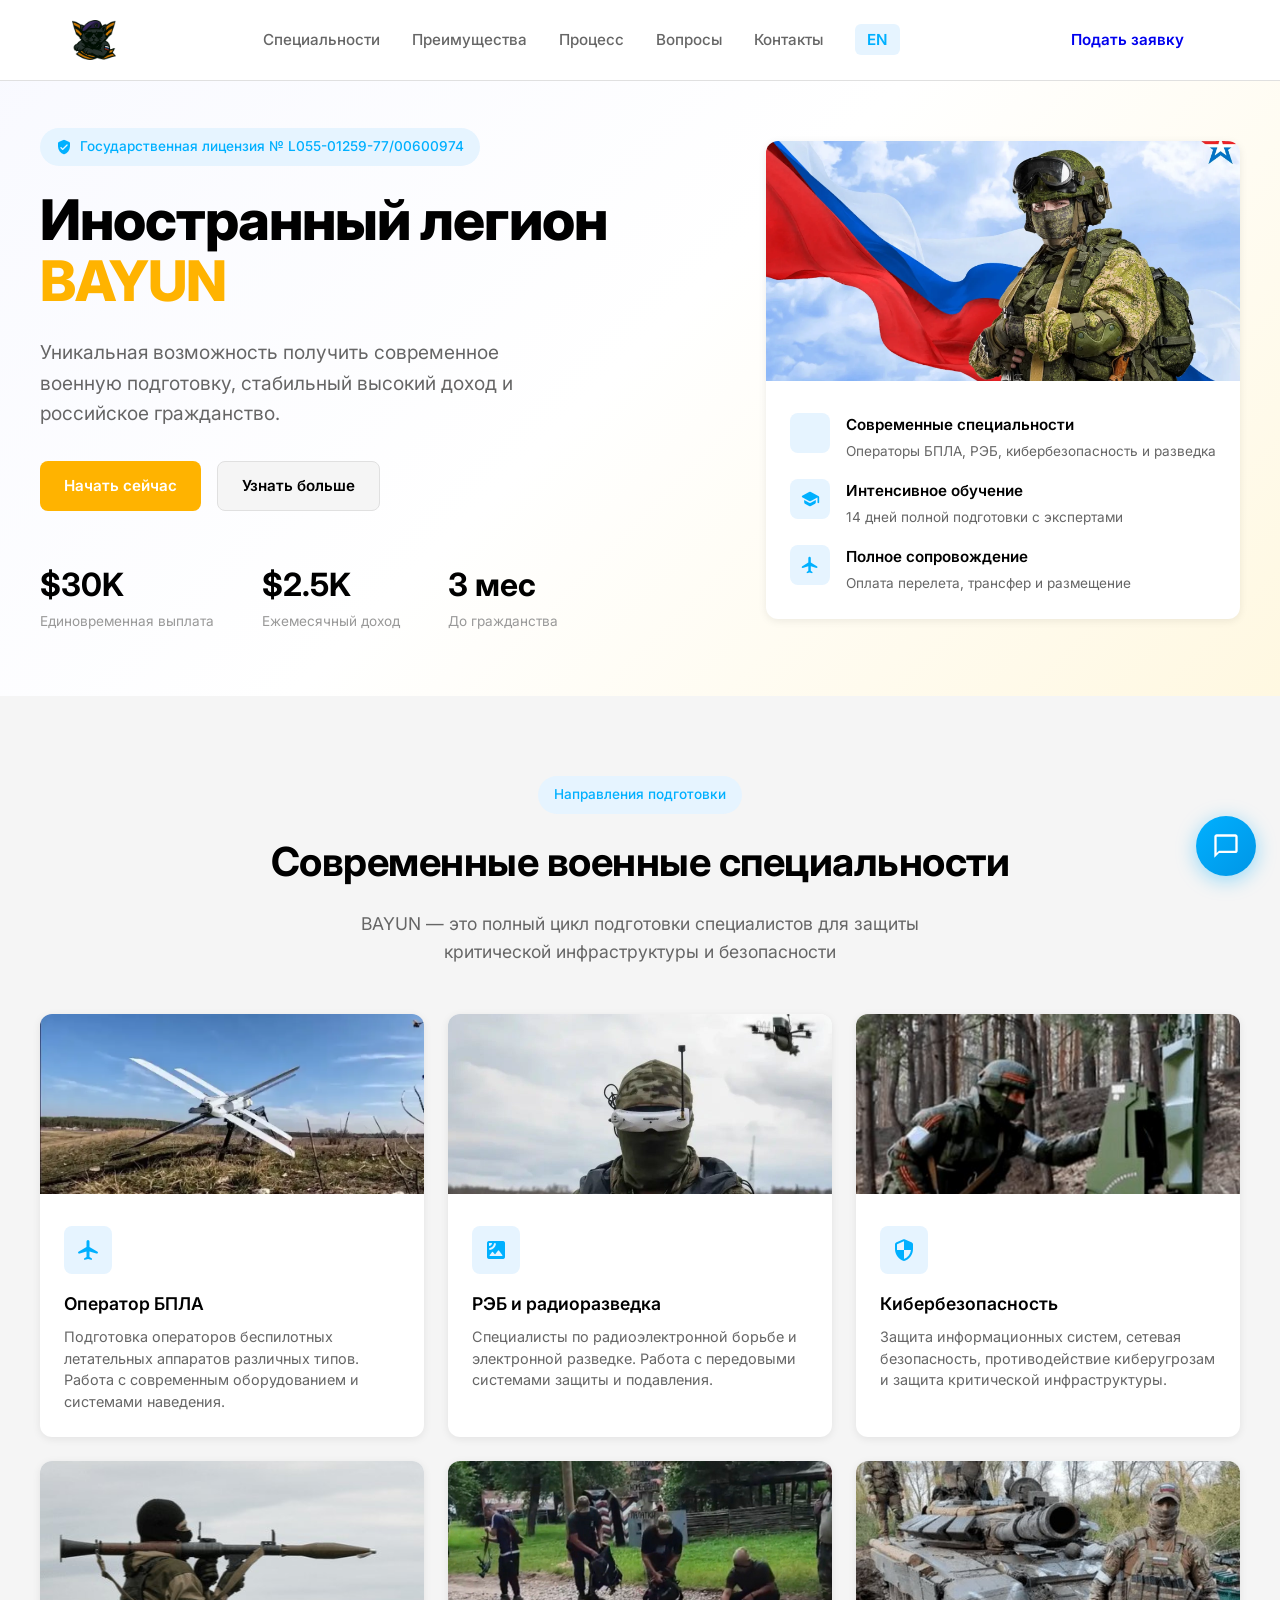
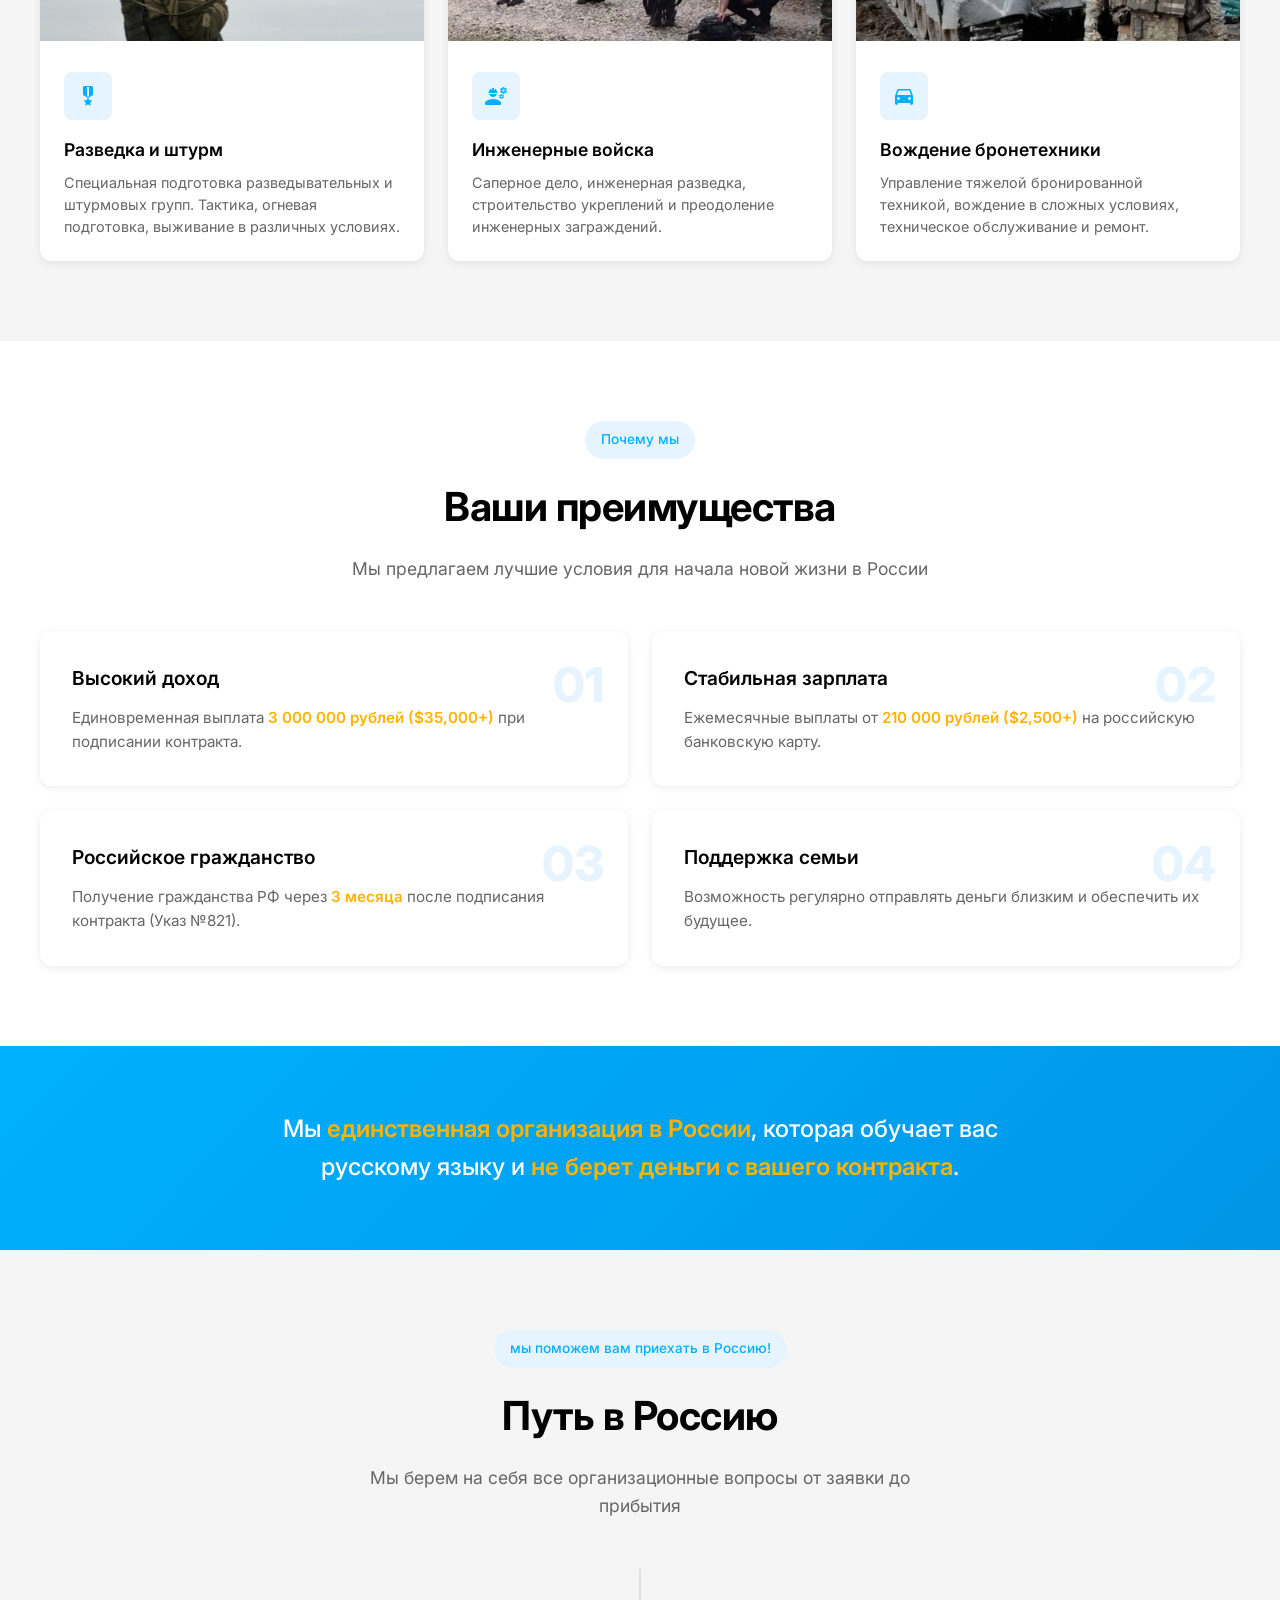
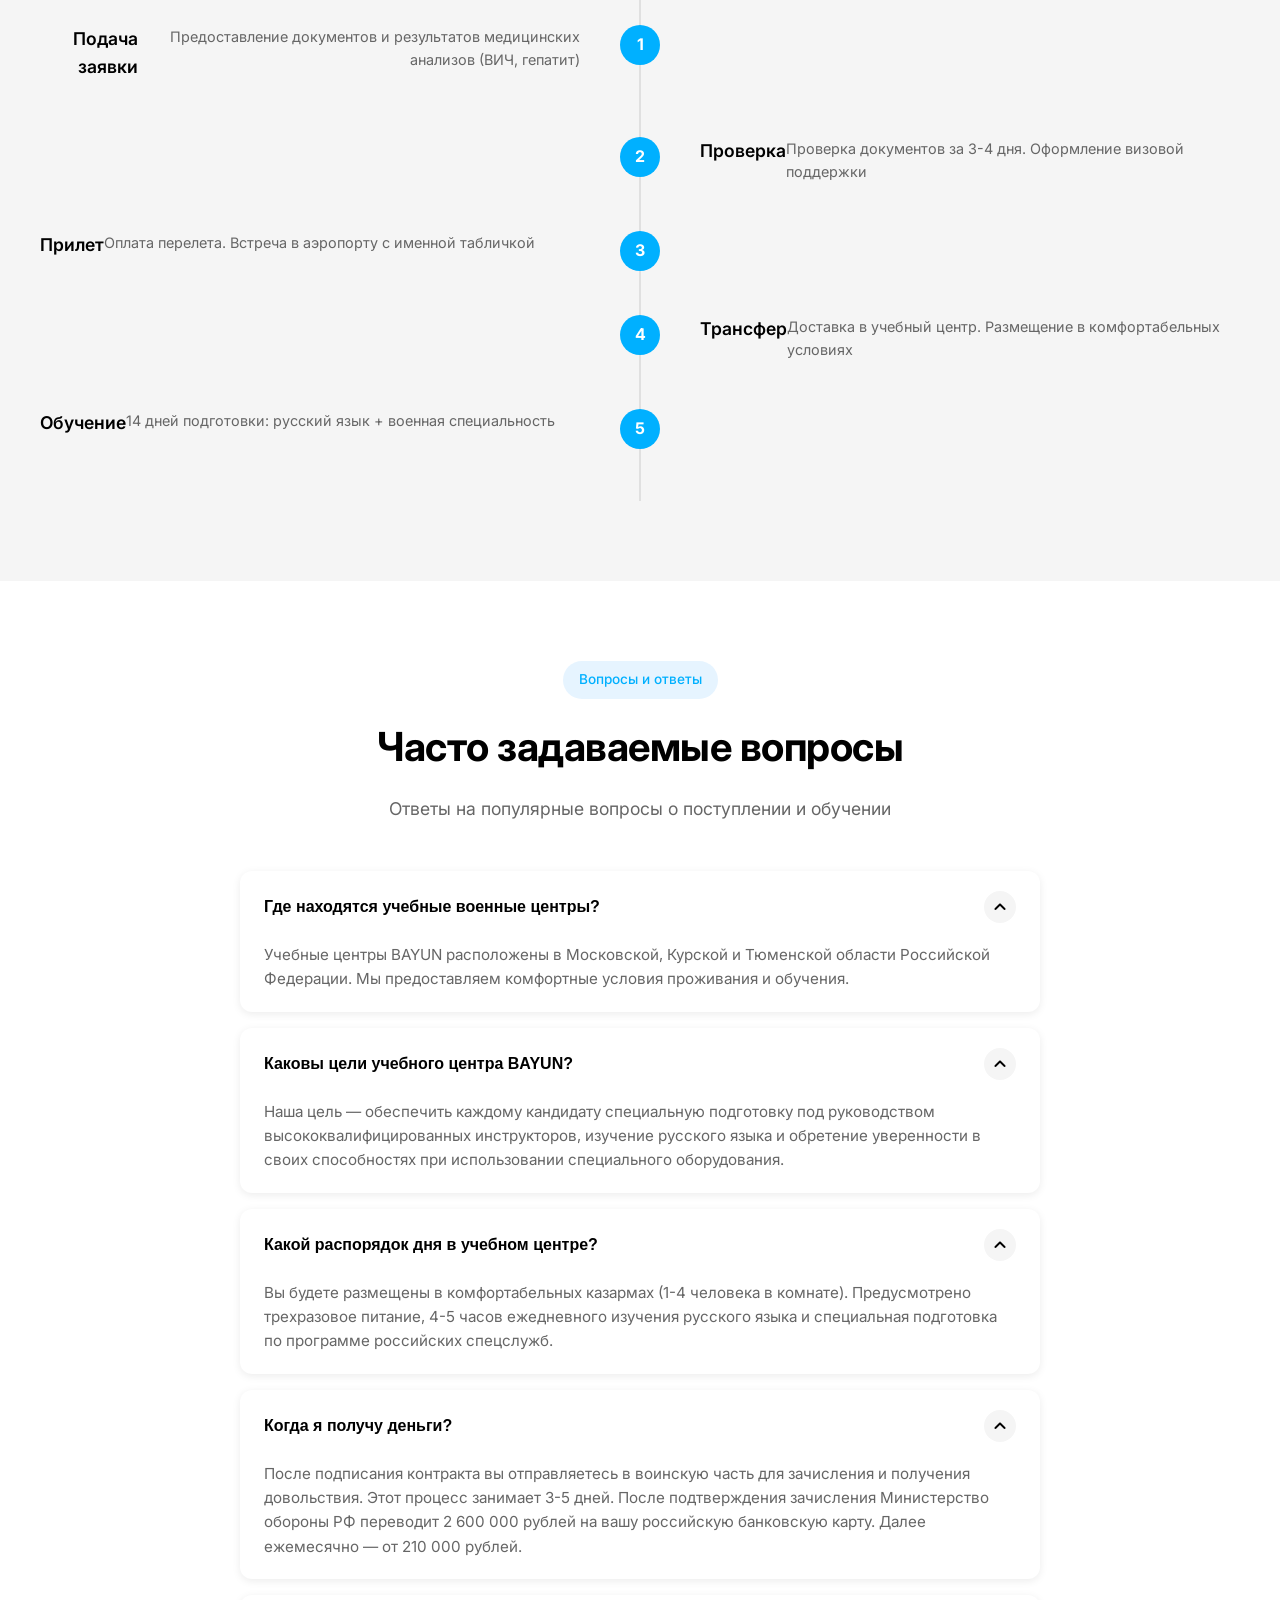
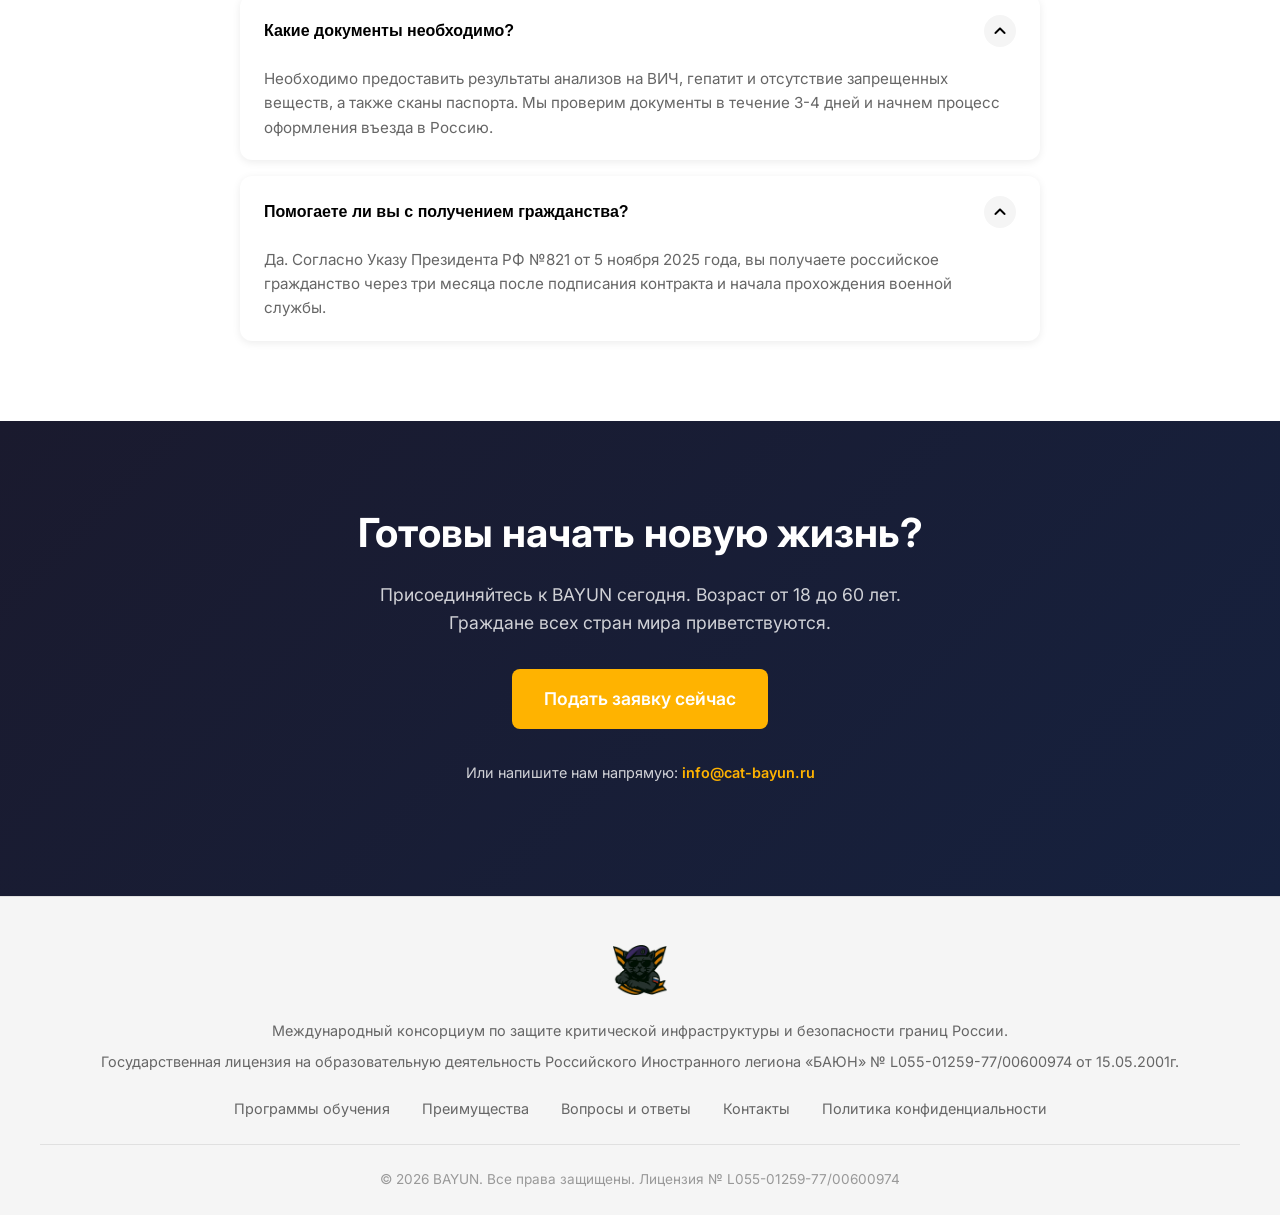
<file: ru.html>
<!DOCTYPE html>
<html lang="ru">
    <head>
        <meta charset="UTF-8">
        <meta name="viewport" content="width=device-width, initial-scale=1.0">
        <title>BAYUN | Иностранный легион России</title>
        <link href="https://fonts.googleapis.com/css2?family=Inter:wght@300;400;500;600;700;800&display=swap" rel="stylesheet">
        <link href="https://fonts.googleapis.com/icon?family=Material+Icons+Round" rel="stylesheet">
        <style>:root { /* Taiga UI inspired color palette */ --tui-primary: #00b0ff; --tui-primary-hover: #0096e6; --tui-primary-light: #e6f4ff; --tui-background: #ffffff; --tui-background-secondary: #f5f5f5; --tui-background-elevated: #ffffff; --tui-text-primary: #000000; --tui-text-secondary: #666666; --tui-text-tertiary: #999999; --tui-border: #e0e0e0; --tui-border-hover: #b0b0b0; --tui-accent-gold: #ffb300; --tui-accent-gold-hover: #ff9800; --tui-shadow: 0 2px 8px rgba(0, 0, 0, 0.08); --tui-shadow-hover: 0 4px 16px rgba(0, 0, 0, 0.12); --tui-radius: 8px; --tui-radius-lg: 12px; } * { margin: 0; padding: 0; box-sizing: border-box; } html { scroll-behavior: smooth; } body { font-family: 'Inter', -apple-system, BlinkMacSystemFont, 'Segoe UI', sans-serif; color: var(--tui-text-primary); line-height: 1.6; background-color: var(--tui-background); -webkit-font-smoothing: antialiased; } /* Navigation - Taiga UI style */nav { position: fixed; top: 0; width: 100%; background: var(--tui-background); border-bottom: 1px solid var(--tui-border); z-index: 1000; transition: all 0.3s ease; } .nav-container { max-width: 1200px; margin: 0 auto; padding: 1rem 2rem; display: flex; justify-content: space-between; align-items: center; } .logo { font-size: 1.5rem; font-weight: 700; color: var(--tui-text-primary); display: flex; align-items: center; gap: 0.75rem; letter-spacing: -0.3px; } .logo-icon { width: 40px; height: 40px; background: linear-gradient(135deg, var(--tui-accent-gold) 0%, #ff9800 100%); border-radius: var(--tui-radius); display: flex; align-items: center; justify-content: center; } .logo-icon .material-icons-round { font-size: 24px; color: white; } .logo img { height: 40px; width: auto; object-fit: contain; } .nav-links { display: flex; gap: 2rem; list-style: none; } .nav-links a { text-decoration: none; color: var(--tui-text-secondary); font-weight: 500; font-size: 0.95rem; transition: color 0.2s; position: relative; } .nav-links a:hover { color: var(--tui-primary); } .btn { display: inline-flex; align-items: center; justify-content: center; padding: 0.75rem 1.5rem; border-radius: var(--tui-radius); font-weight: 600; font-size: 0.95rem; text-decoration: none; transition: all 0.2s; cursor: pointer; border: none; } .btn-primary { background: var(--tui-primary); color: white; } .btn-primary:hover { background: var(--tui-primary-hover); box-shadow: var(--tui-shadow-hover); } .btn-accent { background: var(--tui-accent-gold); color: white; } .btn-accent:hover { background: var(--tui-accent-gold-hover); box-shadow: var(--tui-shadow-hover); } .btn-secondary { background: var(--tui-background-secondary); color: var(--tui-text-primary); border: 1px solid var(--tui-border); } .btn-secondary:hover { border-color: var(--tui-border-hover); box-shadow: var(--tui-shadow); } /* Hero Section */.hero { padding: 8rem 2rem 4rem; background: linear-gradient(135deg, #f8f9ff 0%, #ffffff 50%, #fff8e1 100%); } .hero-container { max-width: 1200px; margin: 0 auto; display: grid; grid-template-columns: 1fr 1fr; gap: 4rem; align-items: center; } .hero-badge { display: inline-flex; align-items: center; gap: 0.5rem; padding: 0.5rem 1rem; background: var(--tui-primary-light); color: var(--tui-primary); border-radius: 20px; font-size: 0.85rem; font-weight: 500; margin-bottom: 1.5rem; } .hero h1 { font-size: 3.5rem; font-weight: 800; line-height: 1.1; margin-bottom: 1.5rem; letter-spacing: -1px; } .hero h1 span { color: var(--tui-accent-gold); } .hero-subtitle { font-size: 1.2rem; color: var(--tui-text-secondary); margin-bottom: 2rem; max-width: 500px; } .hero-buttons { display: flex; gap: 1rem; margin-bottom: 3rem; } .hero-stats { display: flex; gap: 3rem; } .stat { display: flex; flex-direction: column; } .stat-value { font-size: 2rem; font-weight: 700; color: var(--tui-text-primary); } .stat-label { font-size: 0.85rem; color: var(--tui-text-tertiary); } /* Hero Card */.hero-image { display: flex; justify-content: flex-end; } .hero-card { background: white; border-radius: var(--tui-radius-lg); box-shadow: var(--tui-shadow); overflow: hidden; max-width: 480px; } .hero-image-main { width: 100%; height: 240px; object-fit: cover; } .hero-card-content { padding: 1.5rem; display: flex; flex-direction: column; gap: 1rem; } .hero-card-item { display: flex; align-items: flex-start; gap: 1rem; } .card-icon { width: 40px; height: 40px; background: var(--tui-primary-light); border-radius: var(--tui-radius); display: flex; align-items: center; justify-content: center; flex-shrink: 0; } .card-icon .material-icons-round { font-size: 20px; color: var(--tui-primary); } .card-text h4 { font-size: 0.95rem; font-weight: 600; margin-bottom: 0.25rem; } .card-text p { font-size: 0.85rem; color: var(--tui-text-secondary); } /* Sections */.section { padding: 5rem 2rem; } .section-gray { background: var(--tui-background-secondary); } .container { max-width: 1200px; margin: 0 auto; } .section-header { text-align: center; margin-bottom: 3rem; } .section-tag { display: inline-block; padding: 0.5rem 1rem; background: var(--tui-primary-light); color: var(--tui-primary); border-radius: 20px; font-size: 0.85rem; font-weight: 500; margin-bottom: 1rem; } .section-title { font-size: 2.5rem; font-weight: 700; margin-bottom: 1rem; letter-spacing: -0.5px; } .section-subtitle { font-size: 1.1rem; color: var(--tui-text-secondary); max-width: 600px; margin: 0 auto; } /* Features Grid */.features-grid { display: grid; grid-template-columns: repeat(3, 1fr); gap: 1.5rem; } .feature-card { background: white; border-radius: var(--tui-radius-lg); overflow: hidden; box-shadow: var(--tui-shadow); transition: all 0.3s ease; } .feature-card:hover { box-shadow: var(--tui-shadow-hover); transform: translateY(-4px); } .feature-image { width: 100%; height: 180px; object-fit: cover; } .feature-content { padding: 1.5rem; } .feature-icon-wrapper { width: 48px; height: 48px; background: var(--tui-primary-light); border-radius: var(--tui-radius); display: flex; align-items: center; justify-content: center; margin-bottom: 1rem; } .feature-icon-wrapper .material-icons-round { font-size: 24px; color: var(--tui-primary); } .feature-content h3 { font-size: 1.1rem; font-weight: 600; margin-bottom: 0.5rem; } .feature-content p { font-size: 0.9rem; color: var(--tui-text-secondary); line-height: 1.5; } /* Benefits Grid */.benefits-grid { display: grid; grid-template-columns: repeat(2, 1fr); gap: 1.5rem; } .benefit-card { background: white; border-radius: var(--tui-radius-lg); padding: 2rem; box-shadow: var(--tui-shadow); transition: all 0.3s ease; position: relative; } .benefit-card:hover { box-shadow: var(--tui-shadow-hover); } .benefit-number { font-size: 3rem; font-weight: 800; color: var(--tui-primary-light); position: absolute; top: 1rem; right: 1.5rem; } .benefit-card h3 { font-size: 1.2rem; font-weight: 600; margin-bottom: 0.75rem; } .benefit-card p { font-size: 0.95rem; color: var(--tui-text-secondary); } .highlight { color: var(--tui-accent-gold); font-weight: 600; } /* Banner Quote */.banner-quote { background: linear-gradient(135deg, var(--tui-primary) 0%, #0096e6 100%); padding: 4rem 2rem; text-align: center; } .banner-quote-content { max-width: 800px; margin: 0 auto; } .banner-quote p { font-size: 1.5rem; font-weight: 500; color: white; line-height: 1.6; } .banner-quote .highlight { color: var(--tui-accent-gold); } /* Timeline */.timeline { position: relative; padding: 2rem 0; } .timeline::before { content: ''; position: absolute; left: 50%; top: 0; bottom: 0; width: 2px; background: var(--tui-border); transform: translateX(-50%); } .timeline-item { position: relative; padding: 1.5rem 0; display: flex; align-items: flex-start; } .timeline-item:nth-child(odd) { justify-content: flex-start; padding-right: 55%; text-align: right; } .timeline-item:nth-child(even) { justify-content: flex-end; padding-left: 55%; text-align: left; } .timeline-number { position: absolute; left: 50%; transform: translateX(-50%); width: 40px; height: 40px; background: var(--tui-primary); color: white; border-radius: 50%; display: flex; align-items: center; justify-content: center; font-weight: 700; z-index: 1; } .timeline-item h3 { font-size: 1.1rem; font-weight: 600; margin-bottom: 0.5rem; } .timeline-item p { font-size: 0.9rem; color: var(--tui-text-secondary); } /* FAQ */.faq-grid { max-width: 800px; margin: 0 auto; display: flex; flex-direction: column; gap: 1rem; } .faq-item { background: white; border-radius: var(--tui-radius-lg); box-shadow: var(--tui-shadow); overflow: hidden; } .faq-question { width: 100%; padding: 1.25rem 1.5rem; display: flex; justify-content: space-between; align-items: center; background: none; border: none; cursor: pointer; text-align: left; } .faq-question h3 { font-size: 1rem; font-weight: 600; flex: 1; } .faq-icon { width: 32px; height: 32px; background: var(--tui-background-secondary); border-radius: 50%; display: flex; align-items: center; justify-content: center; transition: transform 0.3s ease; } .faq-item.active .faq-icon { transform: rotate(180deg); } .faq-answer { max-height: 0; overflow: hidden; transition: max-height 0.3s ease; } .faq-item.active .faq-answer { max-height: 300px; } .faq-answer-content { padding: 0 1.5rem 1.25rem; font-size: 0.95rem; color: var(--tui-text-secondary); line-height: 1.6; } /* CTA Section */.cta-section { background: linear-gradient(135deg, #1a1a2e 0%, #16213e 100%); padding: 5rem 2rem; text-align: center; } .cta-content { max-width: 600px; margin: 0 auto; } .cta-section h2 { font-size: 2.5rem; font-weight: 700; color: white; margin-bottom: 1rem; } .cta-section p { font-size: 1.1rem; color: rgba(255,255,255,0.8); margin-bottom: 2rem; } .btn-large { padding: 1rem 2rem; font-size: 1.1rem; } /* Footer */footer { background: var(--tui-background-secondary); padding: 3rem 2rem 1.5rem; border-top: 1px solid var(--tui-border); } .footer-content { max-width: 1200px; margin: 0 auto; text-align: center; } .footer-text { font-size: 0.9rem; color: var(--tui-text-secondary); margin-bottom: 0.5rem; } .footer-links { display: flex; justify-content: center; gap: 2rem; margin: 1.5rem 0; flex-wrap: wrap; } .footer-links a { text-decoration: none; color: var(--tui-text-secondary); font-size: 0.9rem; transition: color 0.2s; } .footer-links a:hover { color: var(--tui-primary); } .footer-bottom { margin-top: 1.5rem; padding-top: 1.5rem; border-top: 1px solid var(--tui-border); } .footer-bottom p { font-size: 0.85rem; color: var(--tui-text-tertiary); } /* Scroll Reveal */.scroll-reveal { opacity: 0; transform: translateY(20px); transition: all 0.6s ease; } .scroll-reveal.active { opacity: 1; transform: translateY(0); } /* Responsive */@media (max-width: 1024px) { .hero-container { grid-template-columns: 1fr; gap: 3rem; } .hero-content { text-align: center; } .hero-subtitle { margin: 0 auto 2rem; } .hero-buttons { justify-content: center; } .hero-stats { justify-content: center; } .hero-image { justify-content: center; } .features-grid { grid-template-columns: repeat(2, 1fr); } } @media (max-width: 768px) { .nav-links { display: none; } .hero h1 { font-size: 2.5rem; } .features-grid, .benefits-grid { grid-template-columns: 1fr; } .timeline::before { left: 20px; } .timeline-item:nth-child(odd), .timeline-item:nth-child(even) { justify-content: flex-start; padding-left: 60px; padding-right: 0; text-align: left; } .timeline-number { left: 20px; } }</style>
        <link rel="stylesheet" href="chat.css">
        <style>
            .lang-switcher {
                padding: 6px 12px !important;
                background: var(--tui-primary-light) !important;
                color: var(--tui-primary) !important;
                border-radius: 6px !important;
                font-weight: 600 !important;
            }
            .lang-switcher:hover {
                background: var(--tui-primary) !important;
                color: white !important;
            }
            .chat-button {
                position: relative;
            }
            .notification-badge {
                position: absolute;
                top: -5px;
                right: -5px;
                width: 20px;
                height: 20px;
                background: #ff5252;
                color: white;
                border-radius: 50%;
                font-size: 11px;
                font-weight: 600;
                display: none;
                align-items: center;
                justify-content: center;
            }
        </style>
    </head>
    <body>
        <!-- Navigation -->
        <nav id="navbar">
            <div class="nav-container">
                <div class="logo">
                    <img src="images/Logo-bayun.png" alt="BAYUN Logo" style="height: 40px; width: auto;">
                </div>
                <ul class="nav-links">
                    <li>
                        <a href="#features">Специальности</a>
                    </li>
                    <li>
                        <a href="#benefits">Преимущества</a>
                    </li>
                    <li>
                        <a href="#process">Процесс</a>
                    </li>
                    <li>
                        <a href="#faq">Вопросы</a>
                    </li>
                    <li>
                        <a href="#contact">Контакты</a>
                    </li>
                    <li>
                        <a href="en.html" class="lang-switcher">EN</a>
                    </li>
                </ul>
                <a href="#contact" class="btn">Подать заявку</a>
            </div>
        </nav>
        <!-- Hero Section -->
        <section class="hero">
            <div class="hero-container">
                <div class="hero-content">
                    <div class="hero-badge">
                        <span class="material-icons-round" style="font-size: 16px; vertical-align: middle;">verified_user</span>
                        Государственная лицензия № L055-01259-77/00600974
                    </div>
                    <h1>Иностранный легион <span>BAYUN</span></h1>
                    <p class="hero-subtitle">
                    Уникальная возможность получить современное военную подготовку, 
                    стабильный высокий доход и российское гражданство. </p>
                    <div class="hero-buttons">
                        <a href="#contact" class="btn btn-accent">Начать сейчас</a>
                        <a href="#features" class="btn btn-secondary">Узнать больше</a>
                    </div>
                    <div class="hero-stats">
                        <div class="stat">
                            <span class="stat-value">$30K</span>
                            <span class="stat-label">Единовременная выплата</span>
                        </div>
                        <div class="stat">
                            <span class="stat-value">$2.5K</span>
                            <span class="stat-label">Ежемесячный доход</span>
                        </div>
                        <div class="stat">
                            <span class="stat-value">3 мес</span>
                            <span class="stat-label">До гражданства</span>
                        </div>
                    </div>
                </div>
                <div class="hero-image">
                    <div class="hero-card">
                        <img src="images/badge.webp" alt="Обучение в БАЮН" class="hero-image-main">
                        <div class="hero-card-content">
                            <div class="hero-card-item">
                                <div class="card-icon">
                                    <span class="material-icons-round">target</span>
                                </div>
                                <div class="card-text">
                                    <h4>Современные специальности</h4>
                                    <p>Операторы БПЛА, РЭБ, кибербезопасность и разведка</p>
                                </div>
                            </div>
                            <div class="hero-card-item">
                                <div class="card-icon">
                                    <span class="material-icons-round">school</span>
                                </div>
                                <div class="card-text">
                                    <h4>Интенсивное обучение</h4>
                                    <p>14 дней полной подготовки с экспертами</p>
                                </div>
                            </div>
                            <div class="hero-card-item">
                                <div class="card-icon">
                                    <span class="material-icons-round">flight</span>
                                </div>
                                <div class="card-text">
                                    <h4>Полное сопровождение</h4>
                                    <p>Оплата перелета, трансфер и размещение</p>
                                </div>
                            </div>
                        </div>
                    </div>
                </div>
            </div>
        </section>
        <!-- Features Section -->
        <section class="section section-gray" id="features">
            <div class="container">
                <div class="section-header scroll-reveal">
                    <span class="section-tag">Направления подготовки</span>
                    <h2 class="section-title">Современные военные специальности</h2>
                    <p class="section-subtitle">
                    BAYUN — это полный цикл подготовки специалистов для защиты критической инфраструктуры и безопасности </p>
                </div>
                <div class="features-grid">
                    <div class="feature-card scroll-reveal">
                        <img alt="Оператор БПЛА" class="feature-image" width="0" src="images/tiporig.webp" height="0">
                        <div class="feature-content">
                            <div class="feature-icon-wrapper">
                                <span class="material-icons-round">airplanemode_active</span>
                            </div>
                            <h3>Оператор БПЛА</h3>
                            <p>Подготовка операторов беспилотных летательных аппаратов различных типов. Работа с современным оборудованием и системами наведения.</p>
                        </div>
                    </div>
                    <div class="feature-card scroll-reveal">
                        <img src="images/drone_operator.w768-h424-c384_353.jpg" alt="РЭБ и радиоразведка" class="feature-image">
                        <div class="feature-content">
                            <div class="feature-icon-wrapper">
                                <span class="material-icons-round">satellite</span>
                            </div>
                            <h3>РЭБ и радиоразведка</h3>
                            <p>Специалисты по радиоэлектронной борьбе и электронной разведке. Работа с передовыми системами защиты и подавления.</p>
                        </div>
                    </div>
                    <div class="feature-card scroll-reveal">
                        <img src="images/soldier_5.w400-h400-c241_279.jpg" alt="Cybersecurity" class="feature-image">
                        <div class="feature-content">
                            <div class="feature-icon-wrapper">
                                <span class="material-icons-round">security</span>
                            </div>
                            <h3>Кибербезопасность</h3>
                            <p>Защита информационных систем, сетевая безопасность, противодействие киберугрозам и защита критической инфраструктуры.</p>
                        </div>
                    </div>
                    <div class="feature-card scroll-reveal">
                        <img src="images/soldier_4.w477-h266-c239_177.jpg" alt="Разведка и штурм" class="feature-image">
                        <div class="feature-content">
                            <div class="feature-icon-wrapper">
                                <span class="material-icons-round">military_tech</span>
                            </div>
                            <h3>Разведка и штурм</h3>
                            <p>Специальная подготовка разведывательных и штурмовых групп. Тактика, огневая подготовка, выживание в различных условиях.</p>
                        </div>
                    </div>
                    <div class="feature-card scroll-reveal">
                        <img src="images/Баюн-рюкзак.jpg" alt="Инженерные войска" class="feature-image">
                        <div class="feature-content">
                            <div class="feature-icon-wrapper">
                                <span class="material-icons-round">engineering</span>
                            </div>
                            <h3>Инженерные войска</h3>
                            <p>Саперное дело, инженерная разведка, строительство укреплений и преодоление инженерных заграждений.</p>
                        </div>
                    </div>
                    <div class="feature-card scroll-reveal">
                        <img src="images/soldier_6.w540-h462-c271_344.jpg" alt="Armored vehicles" class="feature-image">
                        <div class="feature-content">
                            <div class="feature-icon-wrapper">
                                <span class="material-icons-round">directions_car</span>
                            </div>
                            <h3>Вождение бронетехники</h3>
                            <p>Управление тяжелой бронированной техникой, вождение в сложных условиях, техническое обслуживание и ремонт.</p>
                        </div>
                    </div>
                </div>
            </div>
        </section>
        <!-- Benefits Section -->
        <section class="section" id="benefits">
            <div class="container">
                <div class="section-header scroll-reveal">
                    <span class="section-tag">Почему мы</span>
                    <h2 class="section-title">Ваши преимущества</h2>
                    <p class="section-subtitle">
                    Мы предлагаем лучшие условия для начала новой жизни в России </p>
                </div>
                <div class="benefits-grid">
                    <div class="benefit-card scroll-reveal">
                        <div class="benefit-number">01</div>
                        <h3>Высокий доход</h3>
                        <p>Единовременная выплата <span class="highlight">3 000 000 рублей ($35,000+)</span> при подписании контракта.</p>
                    </div>
                    <div class="benefit-card scroll-reveal">
                        <div class="benefit-number">02</div>
                        <h3>Стабильная зарплата</h3>
                        <p>Ежемесячные выплаты от <span class="highlight">210 000 рублей ($2,500+)</span> на российскую банковскую карту.</p>
                    </div>
                    <div class="benefit-card scroll-reveal">
                        <div class="benefit-number">03</div>
                        <h3>Российское гражданство</h3>
                        <p>Получение гражданства РФ через <span class="highlight">3 месяца</span> после подписания контракта (Указ №821).</p>
                    </div>
                    <div class="benefit-card scroll-reveal">
                        <div class="benefit-number">04</div>
                        <h3>Поддержка семьи</h3>
                        <p>Возможность регулярно отправлять деньги близким и обеспечить их будущее.</p>
                    </div>
                </div>
            </div>
        </section>
        <!-- Banner Quote -->
        <section class="banner-quote">
            <div class="banner-quote-content scroll-reveal">
                <p>
                Мы <span class="highlight">единственная организация в России</span>, которая обучает вас русскому языку 
                и <span class="highlight">не берет деньги с вашего контракта</span>. </p>
            </div>
        </section>
        <!-- Process Section -->
        <section class="section section-gray" id="process">
            <div class="container">
                <div class="section-header scroll-reveal">
                    <span class="section-tag">мы поможем вам приехать в Россию!</span>
                    <h2 class="section-title">Путь в Россию</h2>
                    <p class="section-subtitle">
                    Мы берем на себя все организационные вопросы от заявки до прибытия </p>
                </div>
                <div class="timeline">
                    <div class="timeline-item scroll-reveal">
                        <div class="timeline-number">1</div>
                        <h3>Подача заявки</h3>
                        <p>Предоставление документов и результатов медицинских анализов (ВИЧ, гепатит)</p>
                    </div>
                    <div class="timeline-item scroll-reveal">
                        <div class="timeline-number">2</div>
                        <h3>Проверка</h3>
                        <p>Проверка документов за 3-4 дня. Оформление визовой поддержки</p>
                    </div>
                    <div class="timeline-item scroll-reveal">
                        <div class="timeline-number">3</div>
                        <h3>Прилет</h3>
                        <p>Оплата перелета. Встреча в аэропорту с именной табличкой</p>
                    </div>
                    <div class="timeline-item scroll-reveal">
                        <div class="timeline-number">4</div>
                        <h3>Трансфер</h3>
                        <p>Доставка в учебный центр. Размещение в комфортабельных условиях</p>
                    </div>
                    <div class="timeline-item scroll-reveal">
                        <div class="timeline-number">5</div>
                        <h3>Обучение</h3>
                        <p>14 дней подготовки: русский язык + военная специальность</p>
                    </div>
                </div>
            </div>
        </section>
        <!-- FAQ Section -->
        <section class="section" id="faq">
            <div class="container">
                <div class="section-header scroll-reveal">
                    <span class="section-tag">Вопросы и ответы</span>
                    <h2 class="section-title">Часто задаваемые вопросы</h2>
                    <p class="section-subtitle">
                    Ответы на популярные вопросы о поступлении и обучении </p>
                </div>
                <div class="faq-grid">
                    <div class="faq-item scroll-reveal">
                        <button class="faq-question">
                            <h3>Где находятся учебные военные центры?</h3>
                            <div class="faq-icon">
                                <span class="material-icons-round">expand_more</span>
                            </div>
                        </button>
                        <div class="faq-answer">
                            <div class="faq-answer-content">
                                Учебные центры BAYUN расположены в Московской, Курской и Тюменской области Российской Федерации. Мы предоставляем комфортные условия проживания и обучения.
</div>
                        </div>
                    </div>
                    <div class="faq-item scroll-reveal">
                        <button class="faq-question">
                            <h3>Каковы цели учебного центра BAYUN?</h3>
                            <div class="faq-icon">
                                <span class="material-icons-round">expand_more</span>
                            </div>
                        </button>
                        <div class="faq-answer">
                            <div class="faq-answer-content">
                                Наша цель — обеспечить каждому кандидату специальную подготовку под руководством высококвалифицированных инструкторов, изучение русского языка и обретение уверенности в своих способностях при использовании специального оборудования.
</div>
                        </div>
                    </div>
                    <div class="faq-item scroll-reveal">
                        <button class="faq-question">
                            <h3>Какой распорядок дня в учебном центре?</h3>
                            <div class="faq-icon">
                                <span class="material-icons-round">expand_more</span>
                            </div>
                        </button>
                        <div class="faq-answer">
                            <div class="faq-answer-content">
                                Вы будете размещены в комфортабельных казармах (1-4 человека в комнате). Предусмотрено трехразовое питание, 4-5 часов ежедневного изучения русского языка и специальная подготовка по программе российских спецслужб.
</div>
                        </div>
                    </div>
                    <div class="faq-item scroll-reveal">
                        <button class="faq-question">
                            <h3>Когда я получу деньги?</h3>
                            <div class="faq-icon">
                                <span class="material-icons-round">expand_more</span>
                            </div>
                        </button>
                        <div class="faq-answer">
                            <div class="faq-answer-content">
                                После подписания контракта вы отправляетесь в воинскую часть для зачисления и получения довольствия. Этот процесс занимает 3-5 дней. После подтверждения зачисления Министерство обороны РФ переводит 2 600 000 рублей на вашу российскую банковскую карту. Далее ежемесячно &#8212; от 210 000 рублей.
</div>
                        </div>
                    </div>
                    <div class="faq-item scroll-reveal">
                        <button class="faq-question">
                            <h3>Какие документы необходимо?</h3>
                            <div class="faq-icon">
                                <span class="material-icons-round">expand_more</span>
                            </div>
                        </button>
                        <div class="faq-answer">
                            <div class="faq-answer-content">
                                Необходимо предоставить результаты анализов на ВИЧ, гепатит и отсутствие запрещенных веществ, а также сканы паспорта. Мы проверим документы в течение 3-4 дней и начнем процесс оформления въезда в Россию.
</div>
                        </div>
                    </div>
                    <div class="faq-item scroll-reveal">
                        <button class="faq-question">
                            <h3>Помогаете ли вы с получением гражданства?</h3>
                            <div class="faq-icon">
                                <span class="material-icons-round">expand_more</span>
                            </div>
                        </button>
                        <div class="faq-answer">
                            <div class="faq-answer-content">
                                Да. Согласно Указу Президента РФ №821 от 5 ноября 2025 года, вы получаете российское гражданство через три месяца после подписания контракта и начала прохождения военной службы.
</div>
                        </div>
                    </div>
                </div>
            </div>
        </section>
        <!-- CTA Section -->
        <section class="cta-section" id="contact">
            <div class="cta-content">
                <h2>Готовы начать новую жизнь?</h2>
                <p>
                Присоединяйтесь к BAYUN сегодня. Возраст от 18 до 60 лет. 
                Граждане всех стран мира приветствуются. </p>
                <a href="#contact" class="btn btn-accent btn-large" onclick="openChatWithGreeting(); return false;">Подать заявку сейчас</a>
                <p style="margin-top: 2rem; font-size: 0.9rem; color: rgba(255,255,255,0.8);">
                Или напишите нам напрямую: <a href="#" onclick="openChatWithGreeting(); return false;" style="color: var(--tui-accent-gold); text-decoration: none; font-weight: 600;">info@cat-bayun.ru</a> </p>
            </div>
        </section>
        <!-- Footer -->
        <footer>
            <div class="footer-content">
                <img src="images/Logo-bayun.png" alt="BAYUN" style="height: 50px; width: auto; margin-bottom: 1rem;">
                <p class="footer-text">
Международный консорциум по защите критической инфраструктуры и безопасности границ России. 
</p>
                <p class="footer-text">Государственная лицензия на образовательную деятельность&nbsp;Российского Иностранного легиона &laquo;БАЮН&raquo;
&#8470; L055-01259-77/00600974 от 15.05.2001г.</p>
                <div class="footer-links">
                    <a href="#features">Программы обучения</a>
                    <a href="#benefits">Преимущества</a>
                    <a href="#faq">Вопросы и ответы</a>
                    <a href="#contact">Контакты</a>
                    <a href="#">Политика конфиденциальности</a>
                </div>
                <div class="footer-bottom">
                    <p>© 2026 BAYUN. Все права защищены. Лицензия № L055-01259-77/00600974</p>
                </div>
            </div>
        </footer>
        <script>
        // Scroll animations
        const observerOptions = {
            threshold: 0.1,
            rootMargin: "0px 0px -50px 0px"
        };

        const observer = new IntersectionObserver(function(entries) {
            entries.forEach(entry => {
                if (entry.isIntersecting) {
                    entry.target.classList.add('active');
                }
            });
        }, observerOptions);

        document.querySelectorAll('.scroll-reveal').forEach((el) => observer.observe(el));

        // Navbar scroll effect
        window.addEventListener('scroll', function() {
            const navbar = document.getElementById('navbar');
            if (window.scrollY > 50) {
                navbar.style.boxShadow = '0 2px 8px rgba(0,0,0,0.08)';
            } else {
                navbar.style.boxShadow = 'none';
            }
        });

        // Smooth scroll
        document.querySelectorAll('a[href^="#"]').forEach(anchor => {
            anchor.addEventListener('click', function (e) {
                e.preventDefault();
                const target = document.querySelector(this.getAttribute('href'));
                if (target) {
                    target.scrollIntoView({
                        behavior: 'smooth',
                        block: 'start'
                    });
                }
            });
        });

        // FAQ Accordion
        document.querySelectorAll('.faq-question').forEach(button => {
            button.addEventListener('click', () => {
                const faqItem = button.parentElement;
                const isActive = faqItem.classList.contains('active');
                
                // Close all FAQ items
                document.querySelectorAll('.faq-item').forEach(item => {
                    item.classList.remove('active');
                });
                
                // Open clicked item if it wasn't active
                if (!isActive) {
                    faqItem.classList.add('active');
                }
            });
        });
    </script>
    <script src="supabase-config.js"></script>
    <script src="chat-widget.js"></script>
    </body>
</html>
</file>
<file: chat.css>
.chat-widget {
    position: fixed;
    bottom: 24px;
    right: 24px;
    z-index: 9999;
    font-family: 'Inter', sans-serif;
}

.chat-button {
    width: 60px;
    height: 60px;
    border-radius: 50%;
    background: linear-gradient(135deg, #00b0ff 0%, #0096e6 100%);
    border: none;
    cursor: pointer;
    display: flex;
    align-items: center;
    justify-content: center;
    box-shadow: 0 4px 20px rgba(0, 176, 255, 0.4);
    transition: all 0.3s ease;
}

.chat-button:hover {
    transform: scale(1.1);
    box-shadow: 0 6px 25px rgba(0, 176, 255, 0.5);
}

.chat-button svg {
    width: 28px;
    height: 28px;
    fill: white;
}

.chat-window {
    position: absolute;
    bottom: 80px;
    right: 0;
    width: 360px;
    max-height: 500px;
    background: white;
    border-radius: 16px;
    box-shadow: 0 10px 40px rgba(0, 0, 0, 0.15);
    overflow: hidden;
    display: none;
    flex-direction: column;
}

.chat-window.active {
    display: flex;
}

.chat-header {
    background: linear-gradient(135deg, #00b0ff 0%, #0096e6 100%);
    color: white;
    padding: 20px;
    display: flex;
    align-items: center;
    gap: 12px;
}

.chat-avatar {
    width: 44px;
    height: 44px;
    background: rgba(255, 255, 255, 0.2);
    border-radius: 50%;
    display: flex;
    align-items: center;
    justify-content: center;
}

.chat-avatar svg {
    width: 24px;
    height: 24px;
    fill: white;
}

.chat-header-info h4 {
    font-size: 1rem;
    font-weight: 600;
    margin: 0;
}

.chat-header-info p {
    font-size: 0.8rem;
    opacity: 0.9;
    margin: 0;
}

.chat-close {
    margin-left: auto;
    background: rgba(255, 255, 255, 0.2);
    border: none;
    width: 32px;
    height: 32px;
    border-radius: 50%;
    cursor: pointer;
    display: flex;
    align-items: center;
    justify-content: center;
    transition: background 0.2s;
}

.chat-close:hover {
    background: rgba(255, 255, 255, 0.3);
}

.chat-close svg {
    width: 18px;
    height: 18px;
    fill: white;
}

.chat-messages {
    flex: 1;
    overflow-y: auto;
    padding: 20px;
    min-height: 200px;
    max-height: 300px;
    background: #f8f9fa;
}

.chat-message {
    margin-bottom: 16px;
    display: flex;
    flex-direction: column;
}

.chat-message.client {
    align-items: flex-end;
}

.chat-message.manager {
    align-items: flex-start;
}

.chat-bubble {
    max-width: 80%;
    padding: 12px 16px;
    border-radius: 16px;
    font-size: 0.9rem;
    line-height: 1.4;
}

.chat-message.client .chat-bubble {
    background: #00b0ff;
    color: white;
    border-bottom-right-radius: 4px;
}

.chat-message.manager .chat-bubble {
    background: white;
    color: #333;
    border-bottom-left-radius: 4px;
    box-shadow: 0 2px 8px rgba(0, 0, 0, 0.08);
}

.chat-time {
    font-size: 0.7rem;
    color: #999;
    margin-top: 4px;
}

.chat-input-area {
    padding: 16px;
    background: white;
    border-top: 1px solid #eee;
}

.chat-form {
    display: flex;
    gap: 8px;
}

.chat-input {
    flex: 1;
    padding: 12px 16px;
    border: 1px solid #e0e0e0;
    border-radius: 24px;
    font-size: 0.9rem;
    outline: none;
    transition: border-color 0.2s;
}

.chat-input:focus {
    border-color: #00b0ff;
}

.chat-send {
    width: 44px;
    height: 44px;
    border-radius: 50%;
    background: #00b0ff;
    border: none;
    cursor: pointer;
    display: flex;
    align-items: center;
    justify-content: center;
    transition: background 0.2s;
}

.chat-send:hover {
    background: #0096e6;
}

.chat-send svg {
    width: 20px;
    height: 20px;
    fill: white;
}

.chat-form-name {
    margin-bottom: 8px;
}

.chat-form-name input {
    width: 100%;
    padding: 10px 16px;
    border: 1px solid #e0e0e0;
    border-radius: 24px;
    font-size: 0.9rem;
    outline: none;
}

.chat-form-name input:focus {
    border-color: #00b0ff;
}

.chat-status {
    padding: 8px 16px;
    background: #e8f5e9;
    color: #2e7d32;
    font-size: 0.8rem;
    text-align: center;
}

@keyframes fadeIn {
    from { opacity: 0; transform: translateY(10px); }
    to { opacity: 1; transform: translateY(0); }
}

.chat-message {
    animation: fadeIn 0.3s ease;
}

@media (max-width: 480px) {
    .chat-window {
        width: calc(100vw - 32px);
        right: -8px;
        bottom: 70px;
    }
}
</file>
